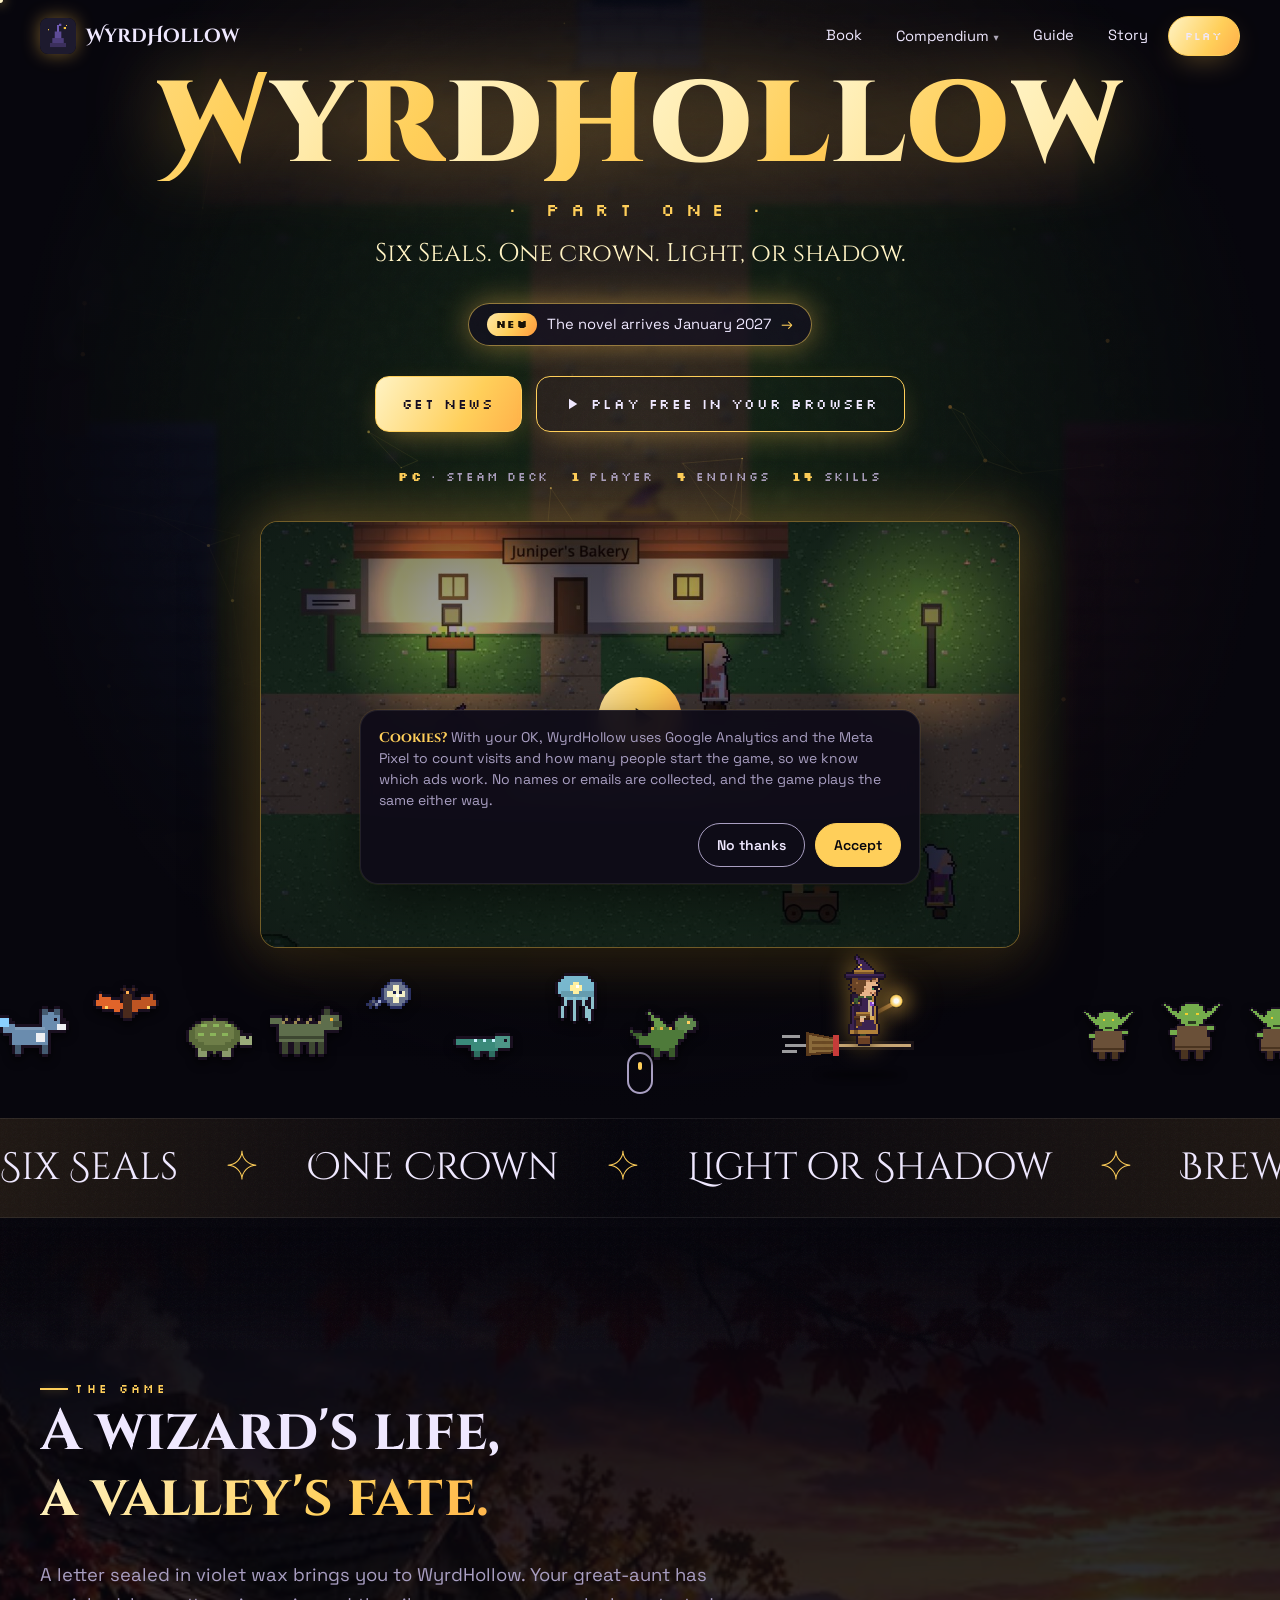
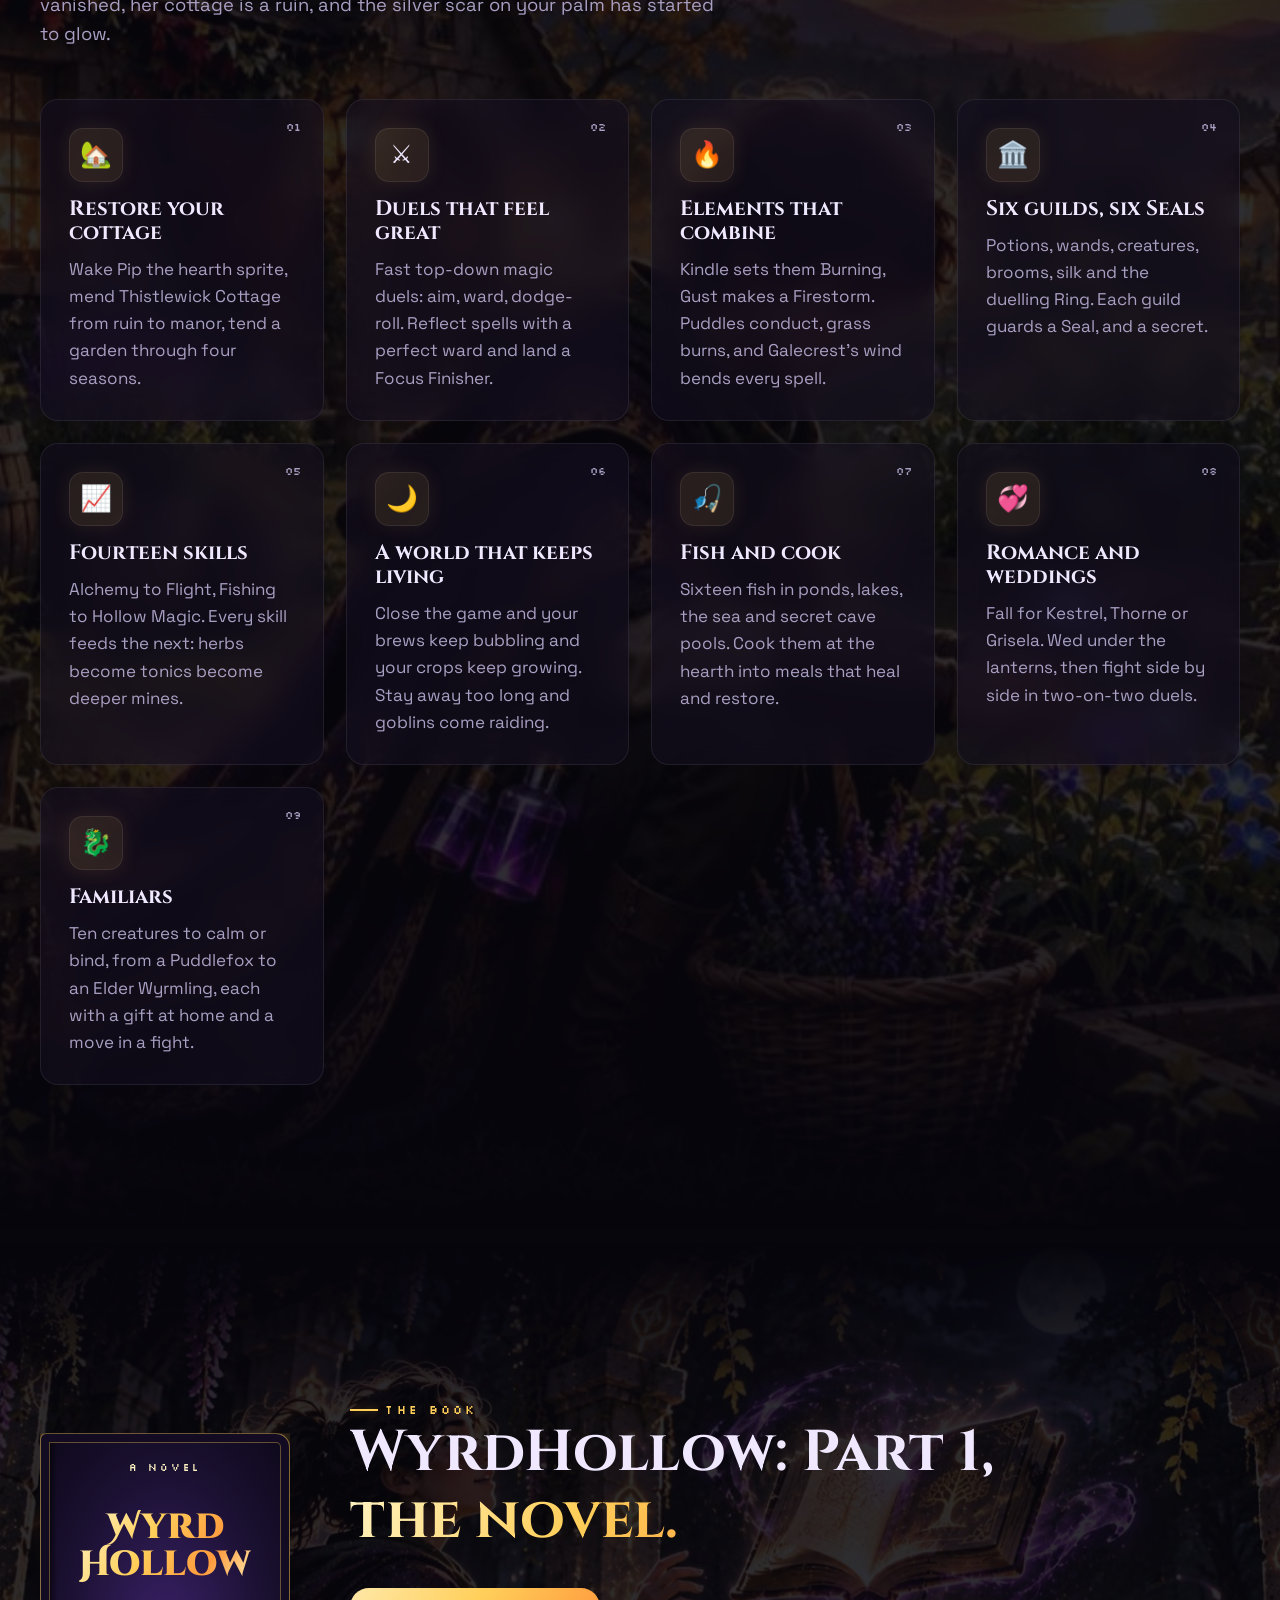
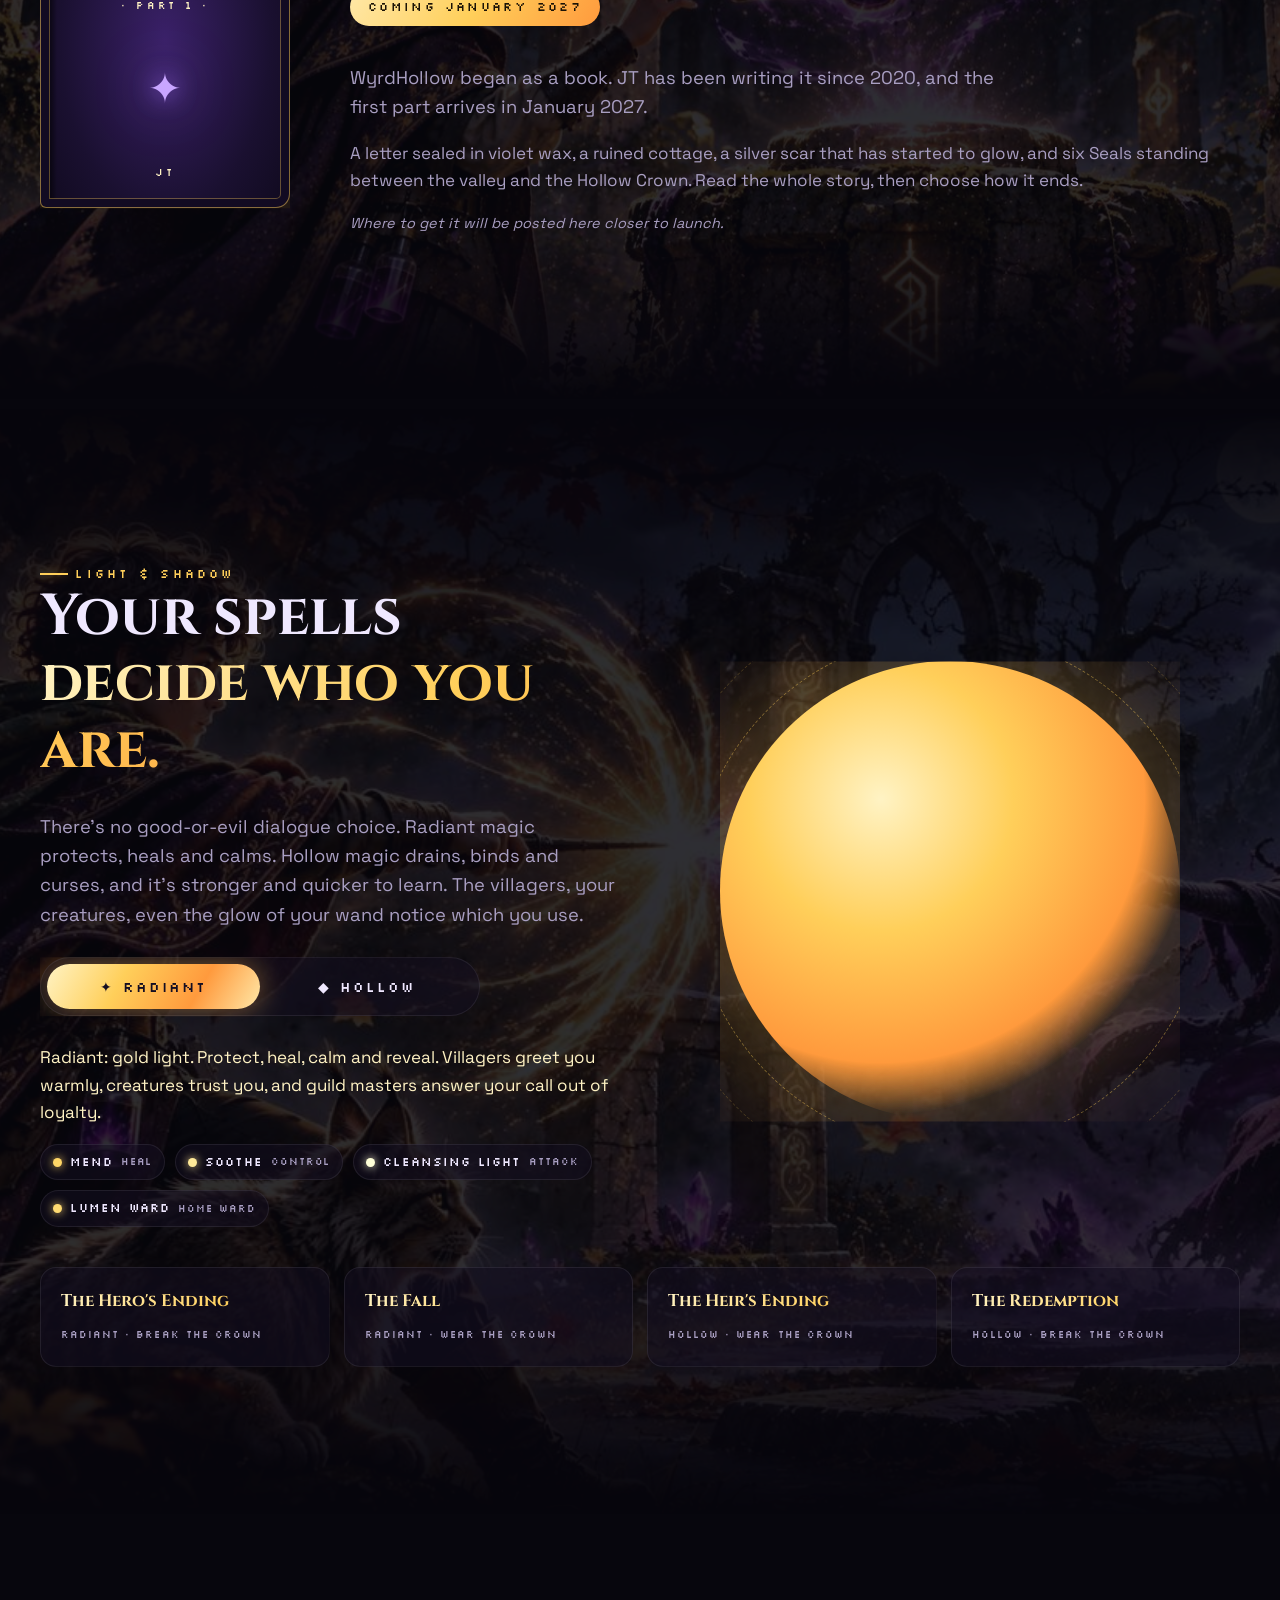
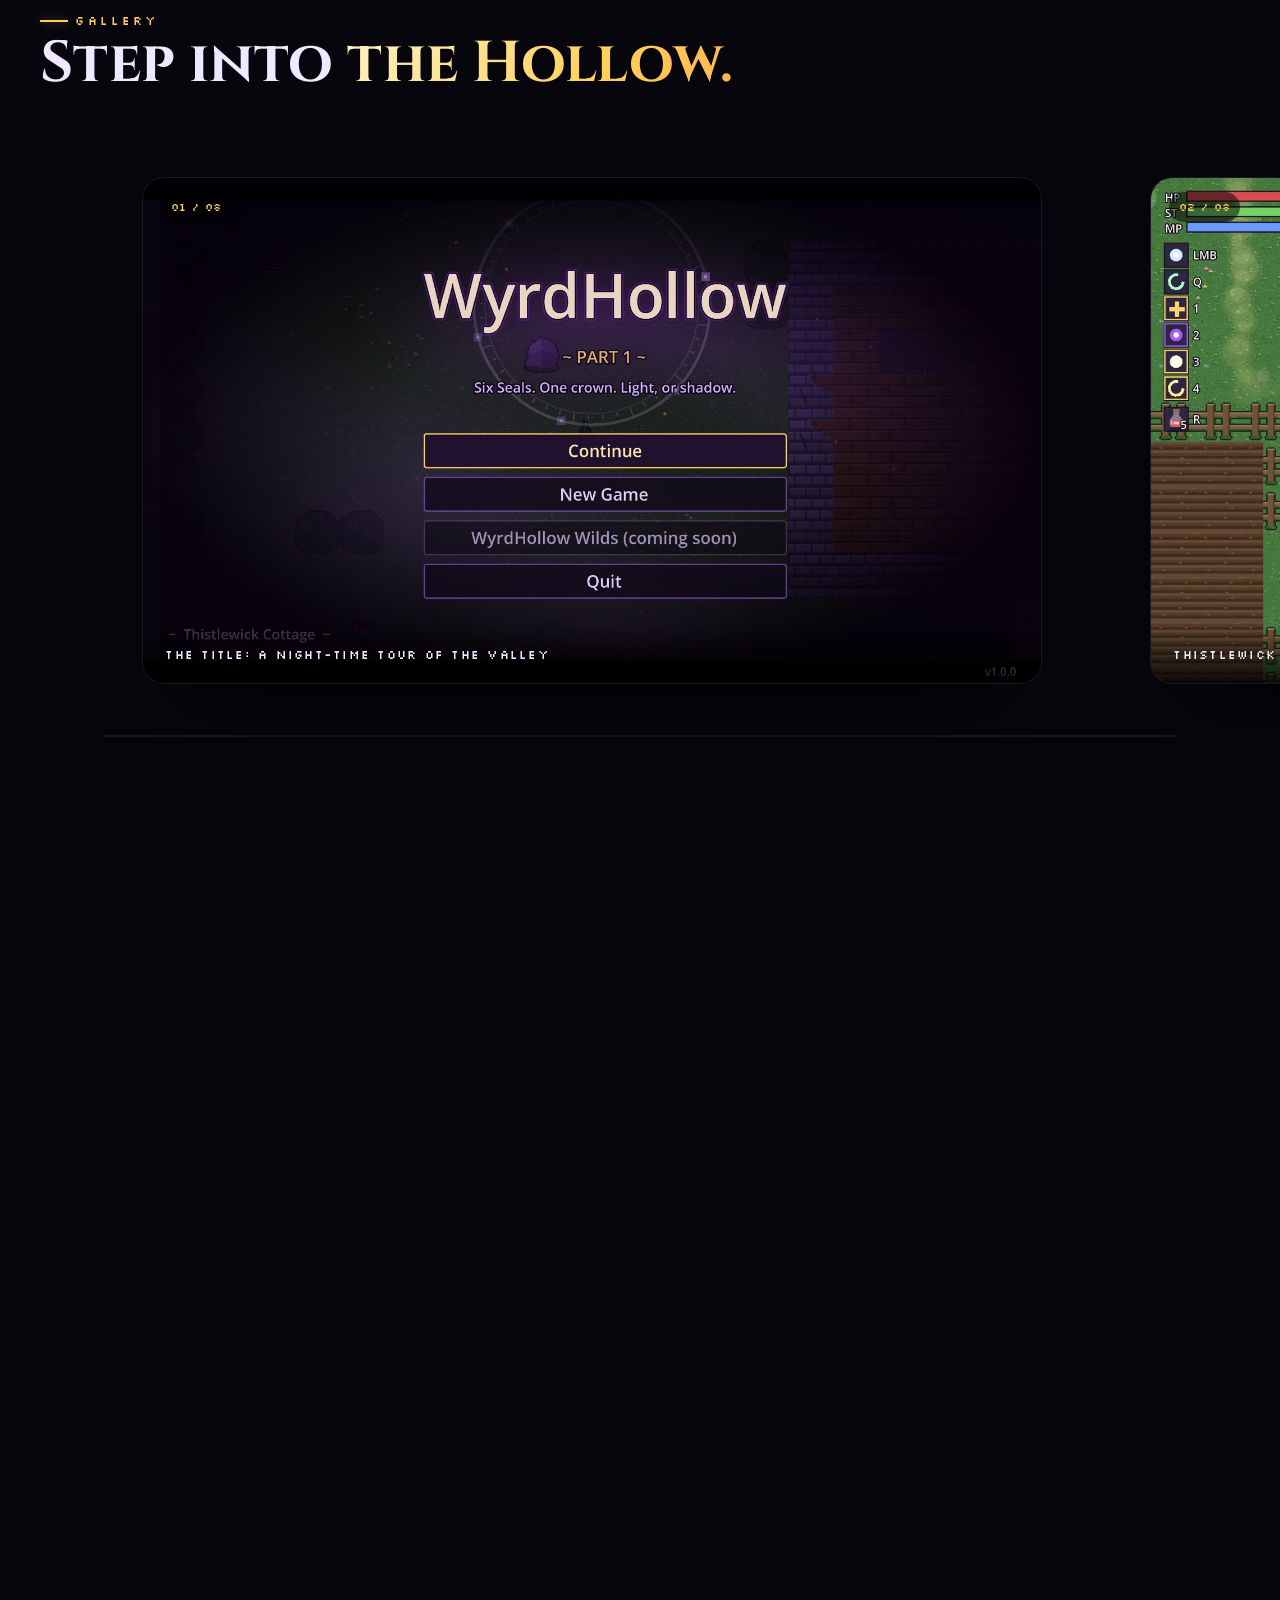
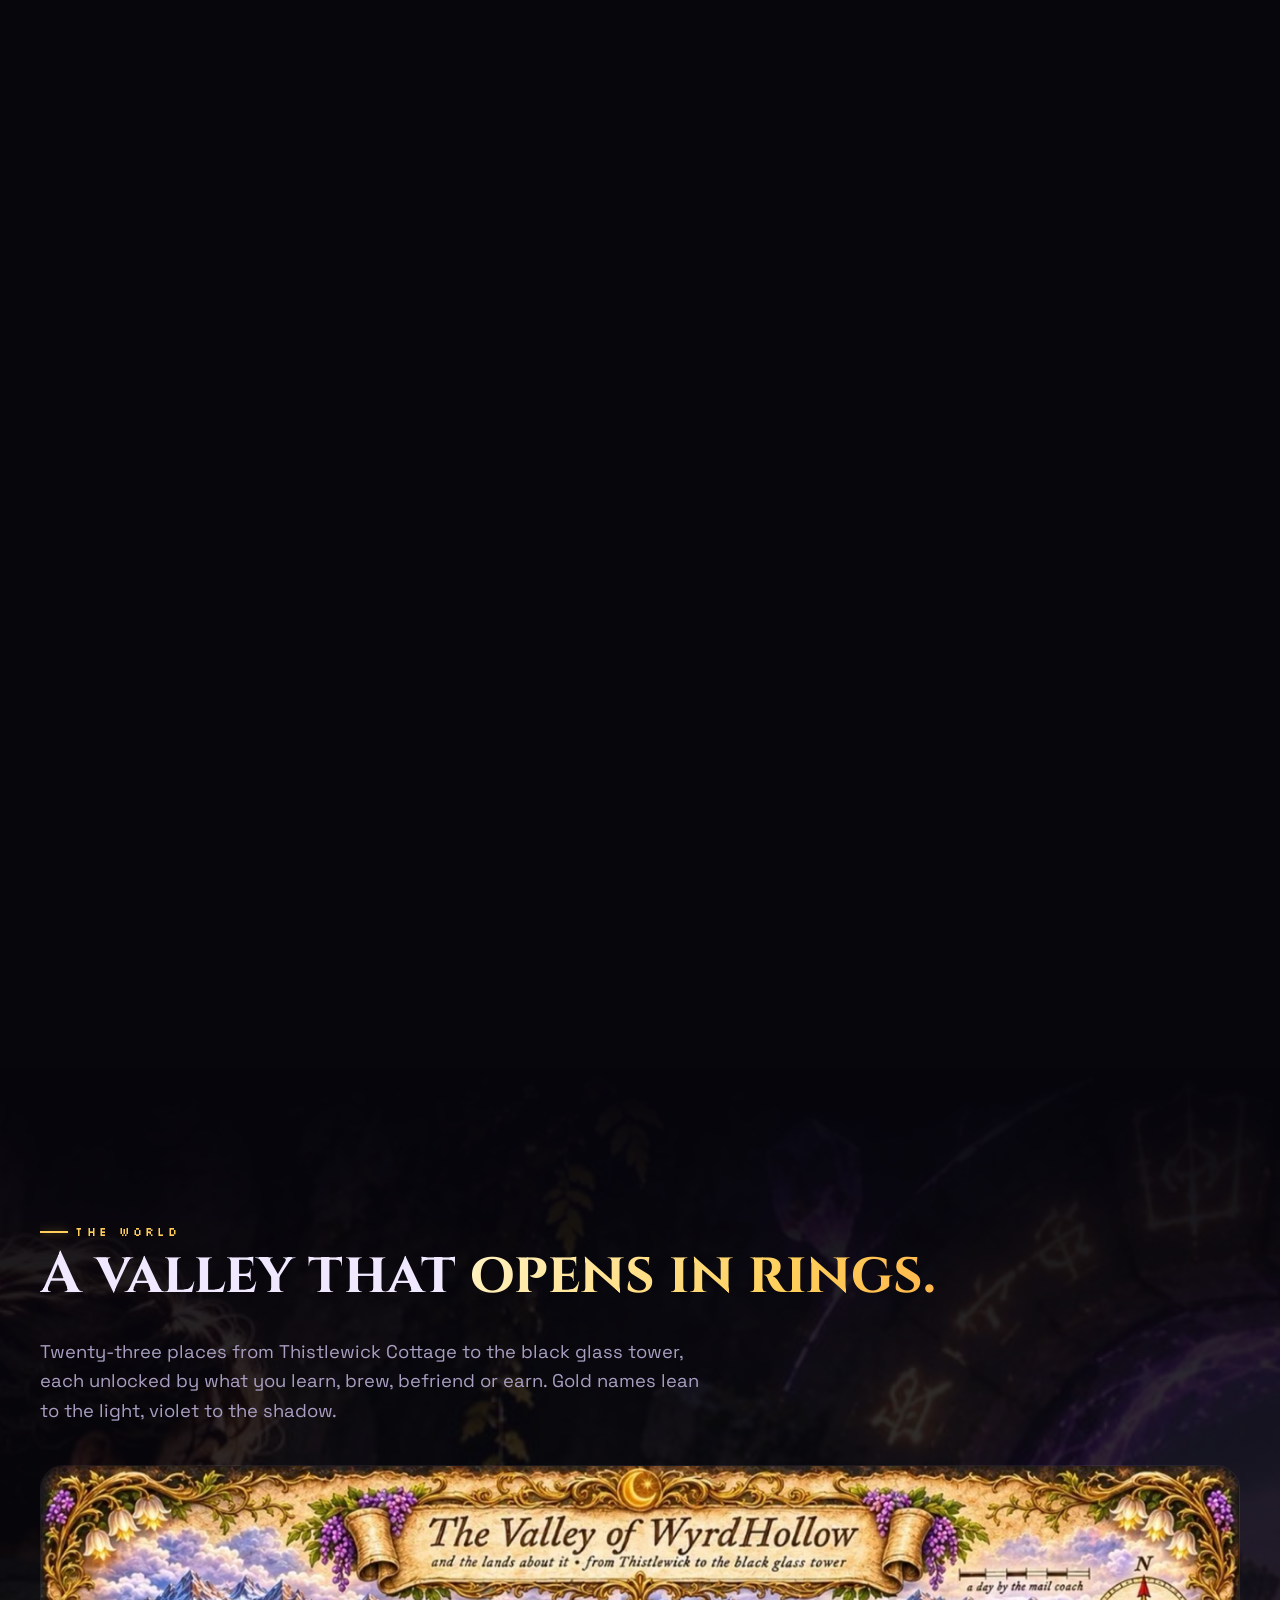
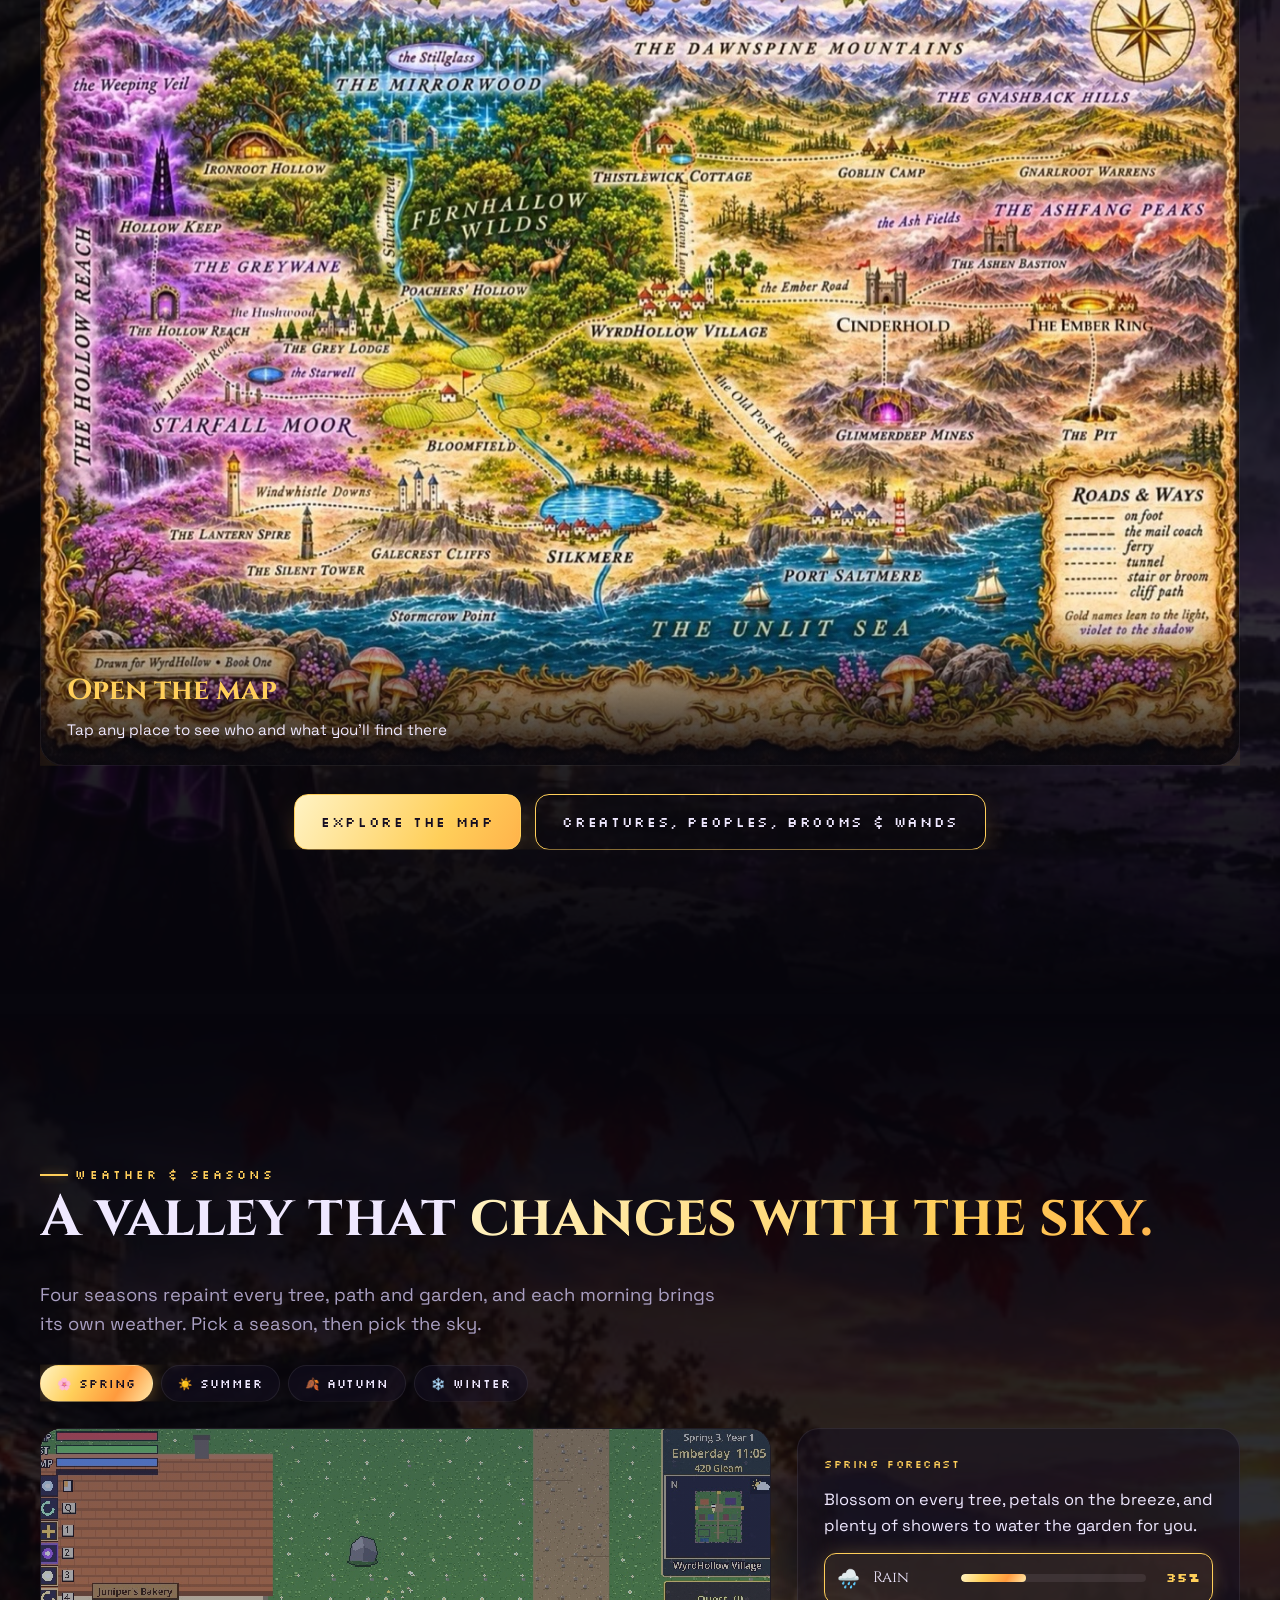
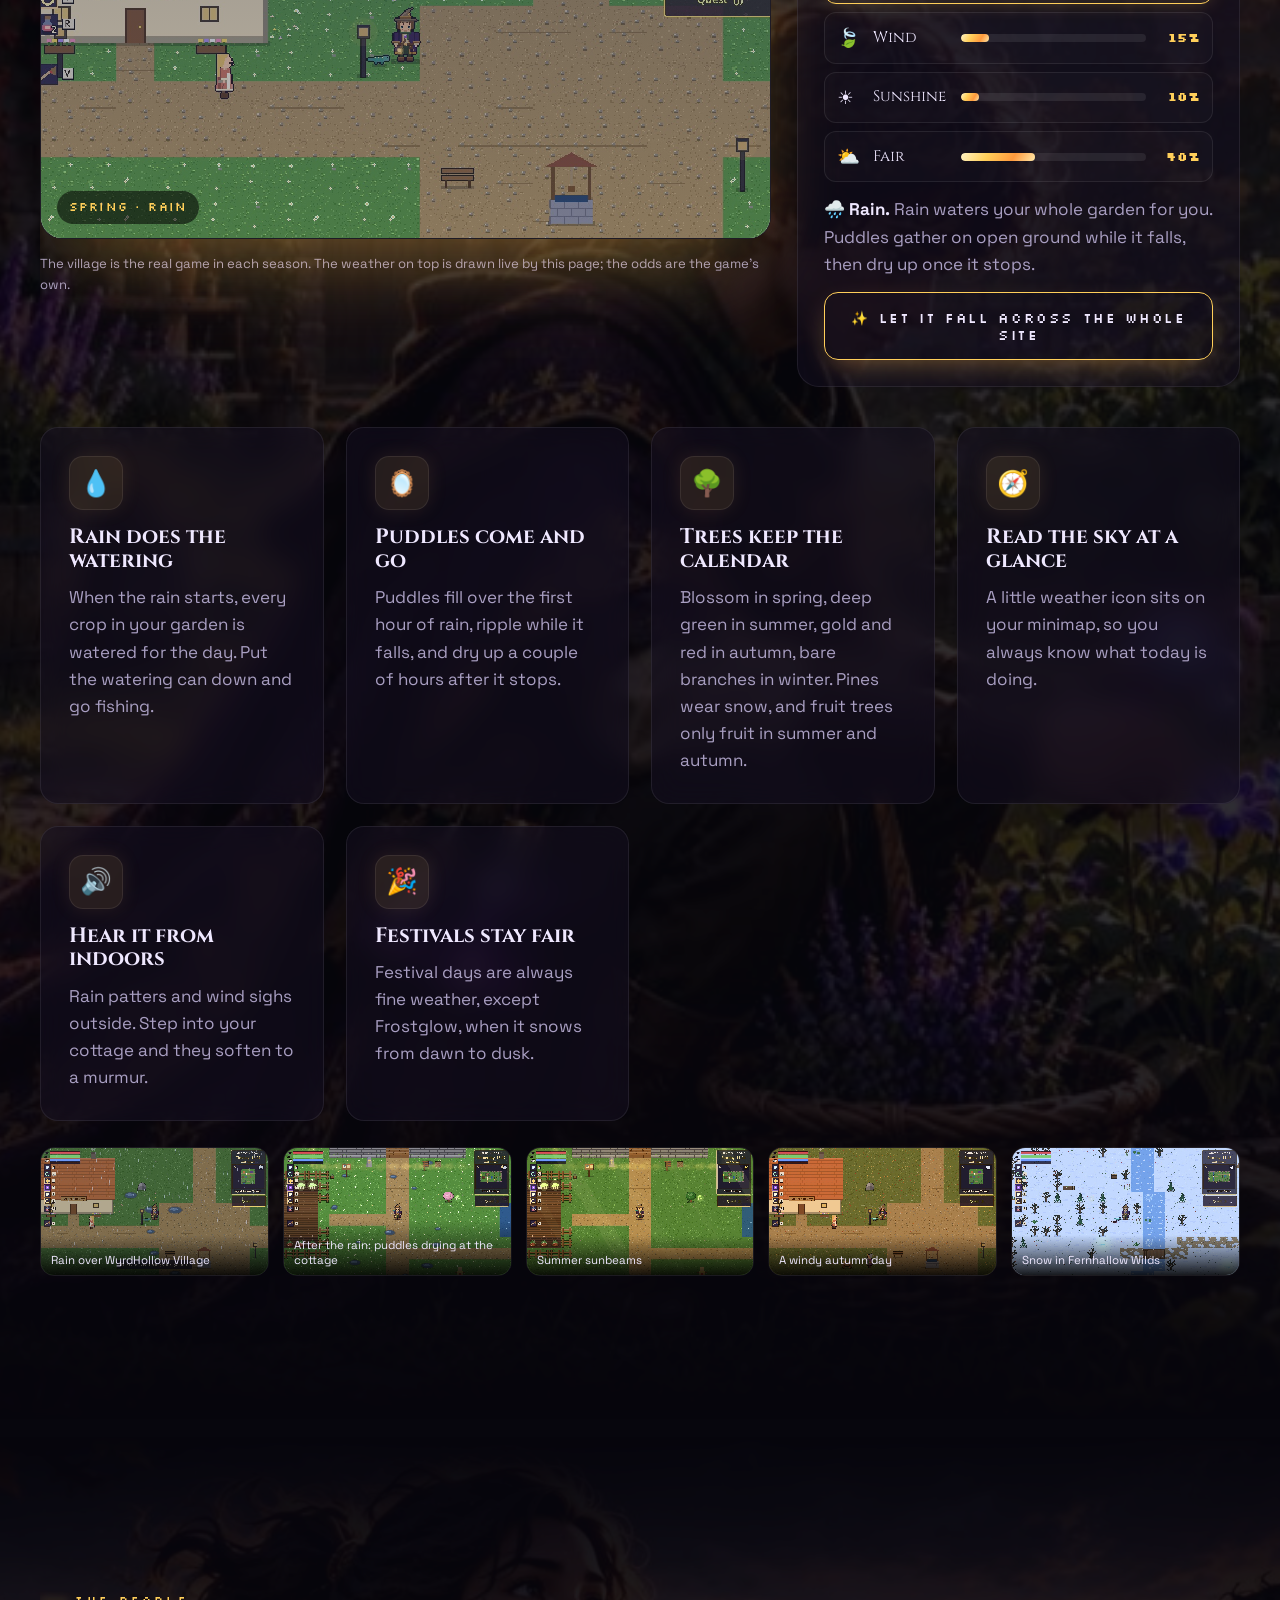
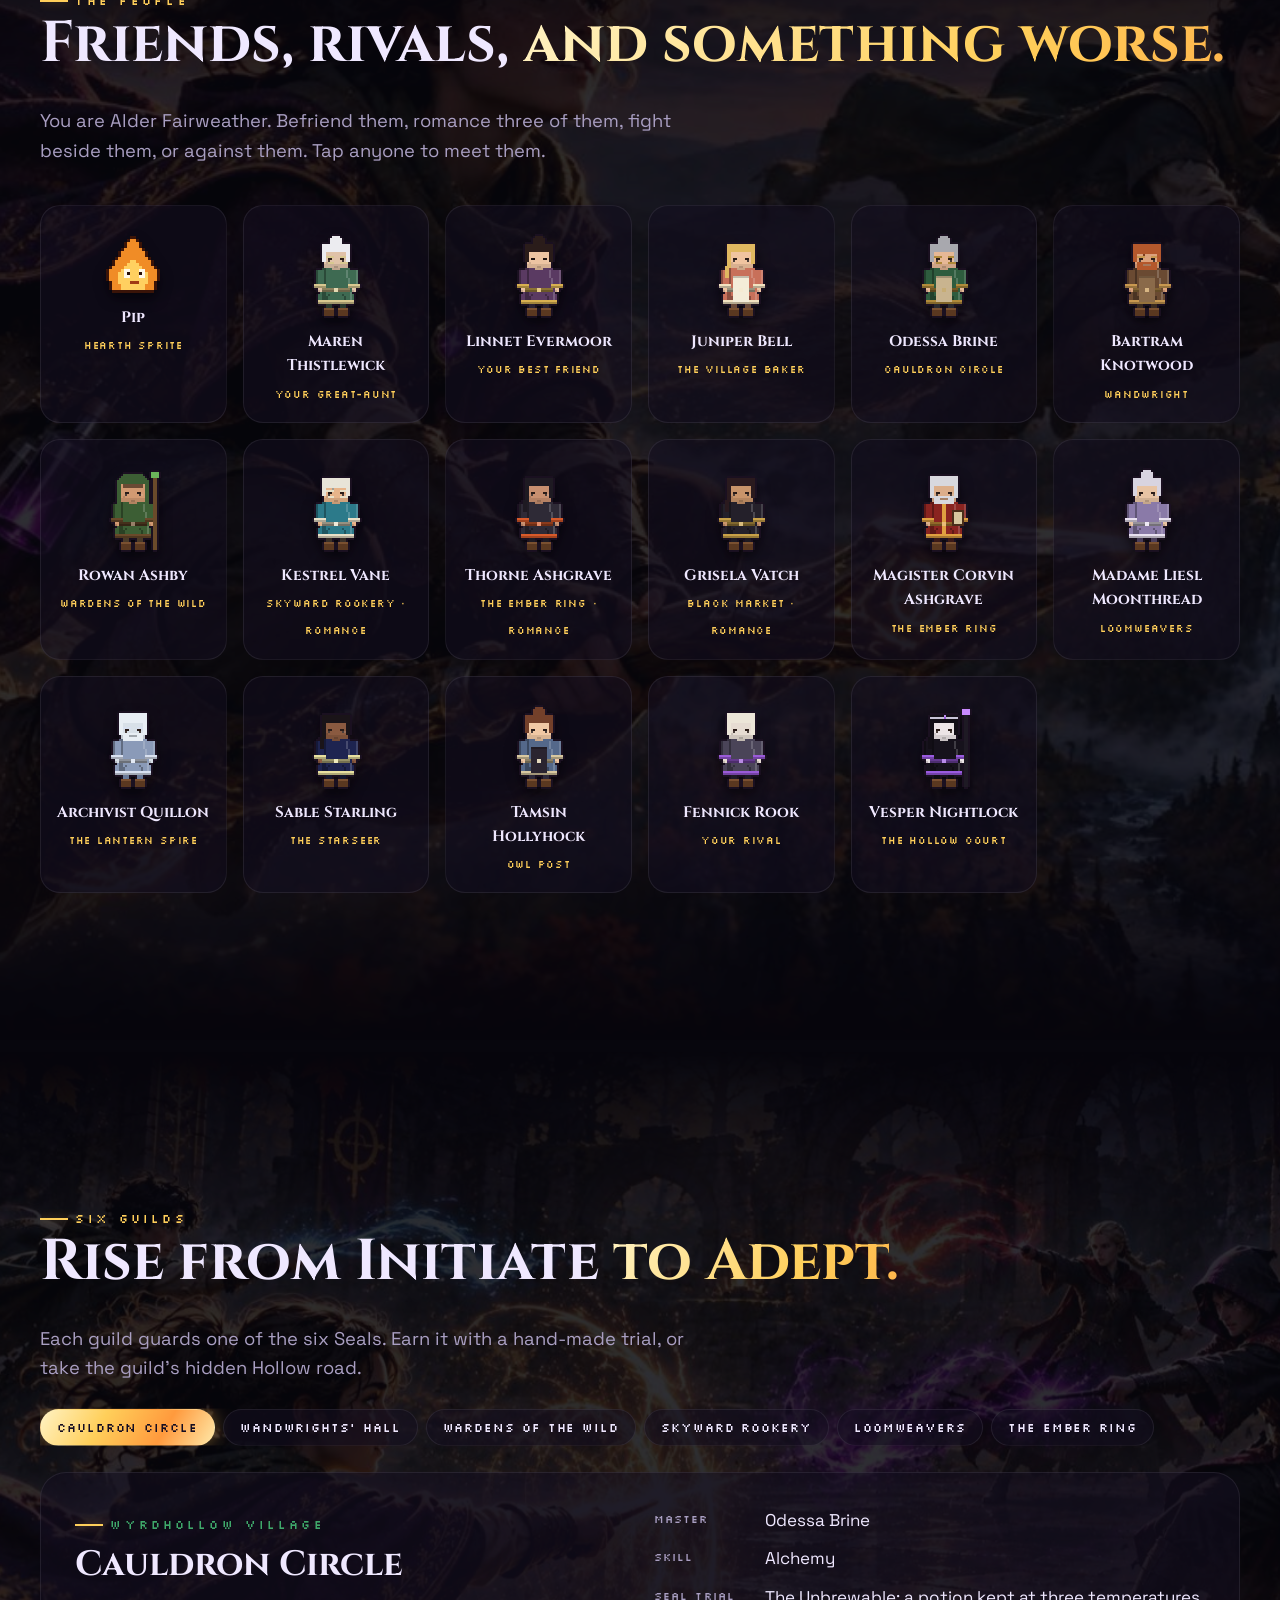
<file: index.html>
<!doctype html>
<html lang="en" data-path="radiant">
<head>
	<meta charset="utf-8">
	<meta name="viewport" content="width=device-width, initial-scale=1">
	<title>WyrdHollow: Part 1 · Free cozy wizard life sim, play in your browser</title>
	<meta name="description" content="Play WyrdHollow: Part 1 free in your browser, no download. A cosy pixel-art wizarding life sim: restore your cottage, grow herbs, brew potions, join six guilds, duel with real-time magic and choose Light or Shadow.">
	<meta property="og:title" content="WyrdHollow: Part 1">
	<meta property="og:description" content="Six Seals. One crown. Light, or shadow. A pixel-art wizarding life sim coming to Steam.">
	<meta property="og:image" content="https://www.wyrdhollow.com/assets/shots/01_title.jpg">
	<meta property="og:url" content="https://www.wyrdhollow.com/">
	<meta property="og:type" content="website">
	<meta name="twitter:card" content="summary_large_image">
	<link rel="canonical" href="https://www.wyrdhollow.com/">
	<script type="application/ld+json">{"@context":"https://schema.org","@type":"VideoGame","name":"WyrdHollow: Part 1","url":"https://www.wyrdhollow.com/","image":"https://www.wyrdhollow.com/assets/shots/01_title.jpg","description":"A cosy pixel-art wizarding life sim. Restore your cottage, grow herbs, brew potions, join six guilds, duel with real-time magic and choose Light or Shadow.","genre":["Life simulation","Role-playing"],"gamePlatform":["Web browser"],"applicationCategory":"Game","operatingSystem":"Any","playMode":"SinglePlayer","offers":{"@type":"Offer","price":"0","priceCurrency":"USD","url":"https://www.wyrdhollow.com/play/"}}</script>
	<meta name="theme-color" content="#07060d">
	<link rel="icon" href="assets/favicon.png">
	<link rel="preconnect" href="https://fonts.googleapis.com">
	<link rel="preconnect" href="https://fonts.gstatic.com" crossorigin>
	<link href="https://fonts.googleapis.com/css2?family=Cinzel+Decorative:wght@700;900&family=Cinzel:wght@500;700&family=Silkscreen&family=Space+Grotesk:wght@400;500;600&display=swap" rel="stylesheet">
	<link rel="stylesheet" href="css/style.css?v=22">
</head>
<body class="locked">
	<div id="loader"><div class="sig"><div class="ring"></div><div class="ring"></div><div class="ring"></div></div><p>WEAVING THE VALLEY…</p></div>
	<canvas id="weave"></canvas>
	<div class="grain"></div>
	<div class="vignette"></div>
	<div id="wipe"></div>
	<div id="portal"></div>
	<div id="cursor"></div><div id="cursor-dot"></div>
	<div id="scrollbar"></div>
	<canvas id="skyfall" aria-hidden="true"></canvas>

	<header class="top">
		<div class="wrap nav">
			<a class="brand" href="#/"><img src="assets/icon.png" alt="">WyrdHollow</a>
			<button class="menu-btn" aria-label="Menu">MENU</button>
			<nav class="links">
				<a href="#/#book" data-view="home">Book</a>
				<div class="drop">
					<a href="#/compendium" data-view="compendium" aria-haspopup="true">Compendium <span class="caret" aria-hidden="true">▾</span></a>
					<div class="drop-menu">
						<a href="#/compendium" data-view="compendium">Creatures &amp; lore</a>
						<a href="#/map" data-view="map">Maps</a>
						<a href="#/#weather" data-view="home">Seasons</a>
						<a href="#/#characters" data-view="home">Characters</a>
					</div>
				</div>
				<a href="#/guide" data-view="guide">Guide</a>
				<a href="#/story" data-view="story">Story</a>
				<a class="btn" href="#/play" data-view="play" style="padding:10px 16px;font-size:.7rem">Play</a>
			</nav>
		</div>
	</header>

	<main>
	<!-- ============================ HOME ============================ -->
	<div class="view" id="view-home">
		<section class="hero">
			<div class="hero-bg"><img src="assets/shots/03_village.jpg" alt="" data-parallax="0.25"></div>
			<div class="hero-inner wrap">
				<h1 class="logo" aria-label="WyrdHollow">WyrdHollow</h1>
				<div class="part">· PART ONE ·</div>
				<p class="tag">Six Seals. One crown. Light, or shadow.</p>
				<a class="hero-book" href="#/#book"><b>NEW</b> The novel arrives January 2027 <span>→</span></a>
				<div class="hero-ctas">
					<a class="btn magnet" data-owl href="#" hidden>Get news</a>
					<a class="btn ghost magnet" href="#/play"><svg viewBox="0 0 24 24" fill="currentColor"><path d="M8 5v14l11-7z"/></svg>Play free in your browser</a>
				</div>
				<div class="hero-meta"><span><b>PC</b> · STEAM DECK</span><span><b>1</b> PLAYER</span><span><b>4</b> ENDINGS</span><span><b>14</b> SKILLS</span></div>
				<!-- The trailer: wide cut on computers, tall cut on phones. Nothing downloads until Play is pressed. -->
				<div class="hero-trailer" id="trailer">
					<video id="trailer-video" playsinline preload="none" poster="assets/trailer/poster.jpg" aria-label="WyrdHollow trailer"></video>
					<button class="trailer-play" id="trailer-play" type="button" aria-label="Watch the trailer">
						<span class="ring"><svg viewBox="0 0 24 24" fill="currentColor"><path d="M8 5v14l11-7z"/></svg></span>
						<span class="label">WATCH THE TRAILER <i>0:40</i></span>
					</button>
				</div>
			</div>
			<div class="parade" id="parade" aria-hidden="true"></div>
			<div class="scroll-hint"></div>
		</section>

		<div class="marquee"><div class="track" id="marquee"></div></div>

		<section id="game" data-bg style="--bgimg:url(../assets/bg/game_garden.jpg)">
			<div class="wrap">
				<span class="kicker" data-reveal>The Game</span>
				<h2 data-reveal>A wizard's life,<br><span class="grad-text">a valley's fate.</span></h2>
				<p class="lead" data-reveal>A letter sealed in violet wax brings you to WyrdHollow. Your great-aunt has vanished, her cottage is a ruin, and the silver scar on your palm has started to glow.</p>
				<div class="grid g3" id="features" style="margin-top:50px"></div>
			</div>
		</section>

		<section id="book" data-bg style="--bgimg:url(../assets/bg/achievements_book.jpg)">
			<div class="wrap book">
				<div class="book-cover" data-reveal aria-hidden="true">
					<span class="bc-top">A NOVEL</span>
					<span class="bc-title">Wyrd<br>Hollow</span>
					<span class="bc-part">· PART 1 ·</span>
					<span class="bc-seal">✦</span>
					<span class="bc-by">JT</span>
				</div>
				<div>
					<span class="kicker" data-reveal>The Book</span>
					<h2 data-reveal>WyrdHollow: <span style="white-space:nowrap">Part 1,</span><br><span class="grad-text">the novel.</span></h2>
					<div class="book-date" data-reveal>COMING JANUARY 2027</div>
					<p class="lead" data-reveal>WyrdHollow began as a book. JT has been writing it since 2020, and the first part arrives in January 2027.</p>
					<p data-reveal style="color:var(--muted)">A letter sealed in violet wax, a ruined cottage, a silver scar that has started to glow, and six Seals standing between the valley and the Hollow Crown. Read the whole story, then choose how it ends.</p>
					<p class="book-note" data-reveal>Where to get it will be posted here closer to launch.</p>
				</div>
			</div>
		</section>

		<section id="path" data-bg style="--bgimg:url(../assets/bg/path_duel.jpg)">
			<div class="wrap path">
				<div>
					<span class="kicker" data-reveal>Light &amp; Shadow</span>
					<h2 data-reveal>Your spells<br><span class="grad-text">decide who you are.</span></h2>
					<p class="lead" data-reveal>There's no good-or-evil dialogue choice. Radiant magic protects, heals and calms. Hollow magic drains, binds and curses, and it's stronger and quicker to learn. The villagers, your creatures, even the glow of your wand notice which you use.</p>
					<div class="switch" data-reveal><span class="knob"></span><button data-p="radiant">✦ RADIANT</button><button data-p="hollow">◆ HOLLOW</button></div>
					<p id="path-blurb" class="swap" style="color:var(--accent3)"></p>
					<div class="spell-chips" id="path-spells"></div>
				</div>
				<div class="orb" data-reveal></div>
			</div>
			<div class="wrap"><div class="endings" id="endings"></div></div>
		</section>

		<section class="hscroll" id="gallery">
			<div class="sticky">
				<div class="wrap" style="margin-bottom:34px"><span class="kicker">Gallery</span><h2>Step into <span class="grad-text">the Hollow.</span></h2></div>
				<div class="rail" id="rail"></div>
				<div class="progress-bar"><i id="rail-bar"></i></div>
				<p class="swipe-hint" id="swipe-hint">Swipe to see all the screenshots →</p>
			</div>
		</section>

		<section id="world" data-bg style="--bgimg:url(../assets/bg/world_portal.jpg)">
			<div class="wrap">
				<span class="kicker" data-reveal>The World</span>
				<h2 data-reveal>A valley that <span class="grad-text">opens in rings.</span></h2>
				<p class="lead" data-reveal>Twenty-three places from Thistlewick Cottage to the black glass tower, each unlocked by what you learn, brew, befriend or earn. Gold names lean to the light, violet to the shadow.</p>
				<a class="map-teaser" href="#/map" data-reveal>
					<img src="assets/atlas/map_small.jpg" alt="The painted map of the Valley of WyrdHollow" loading="lazy" width="1300" height="975">
					<span class="map-teaser-cta"><b>Open the map</b><small>Tap any place to see who and what you'll find there</small></span>
				</a>
				<div class="hero-ctas" style="margin-top:28px" data-reveal><a class="btn magnet" href="#/map">Explore the map</a><a class="btn ghost magnet" href="#/compendium">Creatures, peoples, brooms &amp; wands</a></div>
			</div>
		</section>

		<section id="weather" data-bg style="--bgimg:url(../assets/bg/game_garden.jpg)">
			<div class="wrap">
				<span class="kicker" data-reveal>Weather &amp; Seasons</span>
				<h2 data-reveal>A valley that <span class="grad-text">changes with the sky.</span></h2>
				<p class="lead" data-reveal>Four seasons repaint every tree, path and garden, and each morning brings its own weather. Pick a season, then pick the sky.</p>
				<div class="tabs" id="season-tabs" data-reveal></div>
				<div class="sky" data-reveal>
					<div class="sky-left">
					<div class="sky-stage" id="sky-stage" data-kind="rain">
						<div class="sky-imgs" id="sky-imgs"></div>
						<div class="sky-tint"></div>
						<canvas id="sky-canvas"></canvas>
						<div class="sky-flash" id="sky-flash"></div>
						<span class="sky-label" id="sky-label"></span>
					</div>
					<p class="sky-note">The village is the real game in each season. The weather on top is drawn live by this page; the odds are the game's own.</p>
					</div>
					<div class="sky-panel">
						<span class="sky-kicker" id="sky-season"></span>
						<p class="sky-blurb swap" id="sky-blurb"></p>
						<div class="forecast" id="forecast"></div>
						<p class="sky-kind swap" id="sky-kind"></p>
						<button class="btn ghost" id="sky-everywhere" type="button" aria-pressed="false">✨ Let it fall across the whole site</button>
					</div>
				</div>
				<div class="grid g3" id="sky-facts" style="margin-top:40px"></div>
				<div class="sky-shots" id="sky-shots"></div>
			</div>
		</section>

		<section id="characters" data-bg style="--bgimg:url(../assets/bg/characters_broom.jpg)">
			<div class="wrap">
				<span class="kicker" data-reveal>The People</span>
				<h2 data-reveal>Friends, rivals, <span class="grad-text">and something worse.</span></h2>
				<p class="lead" data-reveal>You are Alder Fairweather. Befriend them, romance three of them, fight beside them, or against them. Tap anyone to meet them.</p>
				<div class="cast" id="cast" style="margin-top:40px"></div>
			</div>
		</section>

		<section id="guilds" data-bg style="--bgimg:url(../assets/bg/guilds_duel.jpg)">
			<div class="wrap">
				<span class="kicker" data-reveal>Six Guilds</span>
				<h2 data-reveal>Rise from Initiate <span class="grad-text">to Adept.</span></h2>
				<p class="lead" data-reveal>Each guild guards one of the six Seals. Earn it with a hand-made trial, or take the guild's hidden Hollow road.</p>
				<div class="tabs" id="guild-tabs" data-reveal></div>
				<div class="guild-panel swap" id="guild-panel" data-reveal></div>
			</div>
		</section>

		<section id="familiars" data-bg style="--bgimg:url(../assets/bg/familiars_fox.jpg)">
			<div class="wrap">
				<span class="kicker" data-reveal>Familiars</span>
				<h2 data-reveal>Calm them, <span class="grad-text">or bind them.</span></h2>
				<p class="lead" data-reveal>Kneel and keep still to calm a creature with Radiant patience, or bind it instantly with Hollow magic. Either way it joins you, helps at home and fights at your side.</p>
				<div class="critters" id="critters" style="margin-top:40px"></div>
			</div>
		</section>

		<section id="achievements" data-bg style="--bgimg:url(../assets/bg/achievements_book.jpg)">
			<div class="wrap">
				<span class="kicker" data-reveal>Achievements</span>
				<h2 data-reveal><span id="ach-count">33</span> to earn on <span class="grad-text">Steam.</span></h2>
				<p class="lead" data-reveal>Hover or tap a badge to see what it asks of you.</p>
				<div class="ach" id="ach" style="margin-top:40px"></div>
			</div>
		</section>

		<section id="news" data-bg style="--bgimg:url(../assets/bg/world_portal.jpg)">
			<div class="wrap">
				<span class="kicker" data-reveal>Fresh from the workshop</span>
				<h2 data-reveal>What's new <span class="grad-text">in the valley.</span></h2>
				<div class="news" id="news-list" style="margin-top:40px"></div>
			</div>
		</section>


		<!-- Email sign-up. Stays hidden until SITE.signup.url is set in js/content.js. -->
		<section class="signup" id="updates" hidden>
			<div class="wrap">
				<div class="signup-card" data-reveal>
					<span class="kicker">Owl post</span>
					<h2>News from the valley, <span class="grad-text">by owl.</span></h2>
					<p class="lead">Leave your email and JT will write when there's something worth an owl: game updates, new quests and places on the map, when Part 2 is coming, and the book's release.</p>
					<form id="signup-form" novalidate>
						<div class="signup-row">
							<input type="email" id="signup-email" name="email" autocomplete="email" inputmode="email" placeholder="you@example.com" aria-label="Your email address" required>
							<button class="btn" type="submit">Send me news</button>
						</div>
						<input type="text" name="website" tabindex="-1" autocomplete="off" class="signup-trap" aria-hidden="true">
						<div class="signup-picks" role="group" aria-label="What would you like to hear about?">
							<label><input type="checkbox" name="interest" value="Game updates" checked><span>🎮 Game updates</span></label>
							<label><input type="checkbox" name="interest" value="New quests and map" checked><span>🗺️ New quests and map</span></label>
							<label><input type="checkbox" name="interest" value="Part 2" checked><span>✨ Part 2</span></label>
							<label><input type="checkbox" name="interest" value="The book" checked><span>📚 The book</span></label>
						</div>
						<p class="signup-msg" id="signup-msg" role="status" aria-live="polite"></p>
						<p class="signup-small">Only WyrdHollow news, never passed on to anyone else, and you can unsubscribe at any time. <a href="privacy.html">Privacy</a></p>
					</form>
				</div>
			</div>
		</section>

		<section class="everywhere" id="everywhere">
			<div class="wrap">
				<span class="kicker" data-reveal>Play and follow</span>
				<h2 data-reveal>Find WyrdHollow <span class="grad-text">everywhere.</span></h2>
				<div class="ev-grid" data-reveal>
					<a class="ev-card" href="#/play"><span class="ev-ico"><svg viewBox="0 0 24 24" fill="currentColor" aria-hidden="true"><path d="M8 5v14l11-7z"/></svg></span><span><b>Play in your browser</b><small>Free, right here</small></span><i class="ev-tag live">Live</i></a>
					<a class="ev-card" href="https://jtgill00.itch.io/wyrdhollow" target="_blank" rel="noopener"><span class="ev-ico"><svg viewBox="0 0 24 24" fill="currentColor" aria-hidden="true"><path d="M4 4h16l2 4v2a2.5 2.5 0 0 1-4.3 1.7A2.5 2.5 0 0 1 14 11.7a2.5 2.5 0 0 1-4 0A2.5 2.5 0 0 1 6.3 11.7 2.5 2.5 0 0 1 2 10V8zm0 9.5c.6.3 1.3.5 2 .5V19h12v-5c.7 0 1.4-.2 2-.5V21H4z"/></svg></span><span><b>itch.io</b><small>Play free on itch.io</small></span><i class="ev-tag live">Live</i></a>
					<div class="ev-card soon"><img class="ev-app" src="assets/app-icon.png" alt="WyrdHollow app icon" width="56" height="56"><span><b>App Store</b><small>iPhone and iPad</small></span><i class="ev-tag">Coming soon</i></div>
					<a class="ev-card" data-steam href="#"><span class="ev-ico"><svg viewBox="0 0 24 24" fill="currentColor" aria-hidden="true"><circle cx="12" cy="12" r="10" opacity=".25"/><circle cx="15.5" cy="9.5" r="3.2"/><circle cx="8.5" cy="15.5" r="2.4"/></svg></span><span><b>Steam</b><small>On its way</small></span><i class="ev-tag">Coming soon</i></a>
				</div>
				<div class="ev-social" data-reveal>
					<a href="https://www.tiktok.com/@wyrdhollow" target="_blank" rel="noopener" aria-label="WyrdHollow on TikTok"><svg viewBox="0 0 24 24" fill="currentColor" aria-hidden="true"><path d="M15.5 3h-3v12.2a2.6 2.6 0 1 1-2.6-2.6c.3 0 .5 0 .8.1V9.6a5.7 5.7 0 1 0 4.800 5.6V9.3a7 7 0 0 0 4 1.3v-3a4 4 0 0 1-4-4.6z"/></svg><span>TikTok</span></a>
					<a href="https://www.instagram.com/wyrdhollowmagic/" target="_blank" rel="noopener" aria-label="WyrdHollow on Instagram"><svg viewBox="0 0 24 24" fill="none" stroke="currentColor" stroke-width="2" aria-hidden="true"><rect x="3" y="3" width="18" height="18" rx="5"/><circle cx="12" cy="12" r="4.2"/><circle cx="17.3" cy="6.7" r="1.1" fill="currentColor" stroke="none"/></svg><span>Instagram</span></a>
					<a href="https://www.facebook.com/wyrdhollow/" target="_blank" rel="noopener" aria-label="WyrdHollow on Facebook"><svg viewBox="0 0 24 24" fill="currentColor" aria-hidden="true"><path d="M13.5 22v-8h2.7l.4-3.2h-3.1V8.7c0-.9.3-1.6 1.6-1.6h1.7V4.2c-.3 0-1.3-.1-2.5-.1-2.5 0-4.1 1.5-4.1 4.3v2.4H7.5V14h2.7v8z"/></svg><span>Facebook</span></a>
				</div>
			</div>
		</section>

		<section class="cta-band" data-bg style="--bgimg:url(../assets/bg/cta_cottage.jpg)">
			<div class="wrap" style="position:relative">
				<span class="kicker" data-reveal>Coming to Steam</span>
				<h2 class="grad-text" data-reveal>The valley is waiting.</h2>
				<p class="lead" style="margin:0 auto 34px" data-reveal>Get news by owl to hear the moment WyrdHollow: Part 1 opens its gates.</p>
				<div class="hero-ctas" data-reveal><a class="btn magnet" data-owl href="#" hidden>Get news</a><a class="btn ghost magnet" href="#/play">Play it now</a><a class="btn ghost magnet" href="#/guide">Read the guide</a></div>
			</div>
		</section>
	</div>

	<!-- ============================ MAP ============================ -->
	<div class="view bg-top" id="view-map" data-bg style="--bgimg:url(../assets/bg/world_portal.jpg)">
		<div class="page-hero wrap">
			<span class="kicker">The Map</span>
			<h1 class="grad-text">The Valley of WyrdHollow</h1>
			<p class="lead" style="margin:0 auto">From Thistlewick to the black glass tower. Tap a light on the map, or pick a name from the list, to see what a place is, how to reach it, and who and what you may meet there.</p>
		</div>
		<div class="wrap wide">
			<div class="atlas-bar">
				<div class="tabs" id="atlas-filter" style="margin:0"></div>
				<div class="atlas-zoom"><button type="button" id="atlas-out" aria-label="Zoom out">−</button><button type="button" id="atlas-in" aria-label="Zoom in">+</button><button type="button" id="atlas-full">VIEW WHOLE MAP</button></div>
			</div>
			<div class="atlas">
				<div class="atlas-frame" id="atlas-frame">
					<div class="atlas-map" id="atlas-map"><img src="assets/atlas/map.jpg" alt="A painted map of the Valley of WyrdHollow and the lands about it" width="2600" height="1950"></div>
				</div>
				<aside class="atlas-card" id="atlas-card" aria-live="polite"></aside>
			</div>
			<p class="atlas-hint">On a phone, drag the map sideways. Gold lights lean to the light, violet to the shadow, silver to neither.</p>
			<div class="atlas-index" id="atlas-index"></div>
		</div>
	</div>

	<!-- ============================ COMPENDIUM ============================ -->
	<div class="view bg-top" id="view-compendium" data-bg style="--bgimg:url(../assets/bg/familiars_fox.jpg)">
		<div class="page-hero wrap">
			<span class="kicker">A Field Compendium</span>
			<h1 class="grad-text">What things are.</h1>
			<p class="lead" style="margin:0 auto">The creatures, the peoples and their schools, brooms, wands, the six Seals and the black glass tower. Painted plates by JT; tap any picture to see the whole page, and its pencil sketch.</p>
		</div>
		<div class="wrap">
			<div class="tabs comp-tabs" id="comp-tabs"></div>
			<div id="comp-body"></div>
		</div>
	</div>

	<!-- ============================ GUIDE ============================ -->
	<div class="view bg-top" id="view-guide" data-bg style="--bgimg:url(../assets/bg/guide_runes.jpg)">
		<div class="page-hero wrap">
			<span class="kicker">The Field Guide</span>
			<h1 class="grad-text">Stuck? Start here.</h1>
			<p class="lead" style="margin:0 auto">Everything in WyrdHollow, from your first Glowcap to the crown chamber. Search for anything: a fish, a place, a person, a quest step.</p>
		</div>
		<div class="wrap guide">
			<aside class="toc" id="toc"></aside>
			<div>
				<div class="search"><svg viewBox="0 0 24 24" fill="none" stroke="currentColor" stroke-width="2"><circle cx="11" cy="11" r="7"/><path d="m20 20-3.5-3.5"/></svg><input id="q" type="search" placeholder="Try “ferry”, “Glowgill”, “Mirrorwood”, “finisher”…" autocomplete="off"></div>
				<div class="results" id="results"></div>
				<div id="guide-body"></div>
			</div>
		</div>
	</div>

	<!-- ============================ STORY ============================ -->
	<div class="view bg-top" id="view-story" data-bg style="--bgimg:url(../assets/bg/story_shadow.jpg)">
		<div class="page-hero wrap">
			<span class="kicker">The Story</span>
			<h1 class="grad-text">Past &amp; Present</h1>
			<p class="lead" style="margin:0 auto">Twenty-five years ago the Weave shattered. This is everything that led to it, and everything that follows. Spoilers are hidden until you tap them.</p>
		</div>
		<div class="wrap">
			<div class="spoiler-bar"><div class="switch" id="spoil-switch"><span class="knob"></span><button data-s="off">HIDE SPOILERS</button><button data-s="on">SHOW EVERYTHING</button></div></div>
			<div class="timeline" id="timeline"><div class="fill" id="tfill"></div></div>
		</div>
	</div>

	<!-- ============================ PLAY ============================ -->
	<div class="view bg-top" id="view-play" data-bg style="--bgimg:url(../assets/bg/cta_cottage.jpg)">
		<div class="page-hero wrap">
			<span class="kicker">Play in your browser</span>
			<h1 class="grad-text">The valley is open.</h1>
			<p class="lead" style="margin:0 auto">The whole of WyrdHollow: Part 1, free to play right here while it makes its way to Steam.</p>
		</div>
		<div class="wrap">
			<div class="player" id="player">
				<button class="player-start" id="player-start" type="button">
					<span class="player-shot" style="background-image:url(assets/shots/02_cottage.jpg)"></span>
					<span class="player-play"><svg viewBox="0 0 24 24" fill="currentColor"><path d="M8 5v14l11-7z"/></svg></span>
					<b>Start the game</b>
					<small>About a 45 MB download the first time · works on phones too</small>
				</button>
			</div>
			<div class="player-bar">
				<button class="btn ghost" id="player-full" type="button" disabled><svg viewBox="0 0 24 24" fill="none" stroke="currentColor" stroke-width="2"><path d="M4 9V4h5M20 9V4h-5M4 15v5h5M20 15v5h-5"/></svg>Fullscreen</button>
				<a class="btn ghost" href="#/guide" data-to="g-controls">Controls</a>
			</div>
			<div class="grid g3 player-notes">
				<div class="card"><div class="ico">💾</div><h3>Your saves</h3><p>Your game saves in this browser as you play, in any of three slots. Clearing your browsing data or switching browsers starts you fresh.</p></div>
				<div class="card"><div class="ico">🎮</div><h3>Controls</h3><p><b>Computer:</b> WASD to move, mouse to aim, E to talk and use, Esc to pause. Controllers work too.<br><b>Phone or tablet:</b> turn it sideways. Left thumb walks; tap anywhere on the open screen to cast at that spot, and hold to keep casting. Tap to read on.</p></div>
				<div class="card"><div class="ico">⏸️</div><h3>Taking a break</h3><p>Press Esc to pause before you wander off to another page. Closing the tab is fine: your progress is saved.</p></div>
			</div>
		</div>
	</div>
	</main>

	<footer>
		<div class="wrap">
			<div class="cols">
				<div><a class="brand" href="#/"><img src="assets/icon.png" alt="">WyrdHollow: Part 1</a><p style="max-width:360px">A pixel-art wizarding life sim. Created by JT.</p></div>
				<div><b style="color:var(--ink)">Explore</b><br><a href="#/#game">The Game</a><br><a href="#/map">The Map</a><br><a href="#/compendium">Compendium</a><br><a href="#/#weather">Seasons</a><br><a href="#/guide">Guide</a><br><a href="#/story">Story</a><br><a href="#/#achievements">Achievements</a></div>
				<div><b style="color:var(--ink)">Play</b><br><a href="#/play">In your browser</a><br><a href="https://jtgill00.itch.io/wyrdhollow" target="_blank" rel="noopener">itch.io</a><br><span>App Store (coming soon)</span><br><a data-steam href="#">Steam</a></div>
				<div><b style="color:var(--ink)">Follow</b><br><a href="https://www.tiktok.com/@wyrdhollow" target="_blank" rel="noopener">TikTok</a><br><a href="https://www.instagram.com/wyrdhollowmagic/" target="_blank" rel="noopener">Instagram</a><br><a href="https://www.facebook.com/wyrdhollow/" target="_blank" rel="noopener">Facebook</a><br><a href="privacy.html">Privacy</a><br><a href="#" data-cookie-settings hidden>Cookie settings</a></div>
			</div>
			<p class="legal">© <span id="year"></span> JT. WyrdHollow and all its characters are original works. Steam and the Steam logo are trademarks of Valve Corporation. App Store, iPhone and iPad are trademarks of Apple Inc. Made with the Godot Engine.</p>
		</div>
	</footer>

	<div id="lightbox"><div><img alt=""><p></p><button type="button" class="btn ghost" id="lb-alt" hidden>See the pencil sketch</button></div></div>
	<div id="person-modal"><div class="box"></div></div>

	<!-- Email sign-up pop-up. Like the "Owl post" section, it only works once SITE.signup.url is set in js/content.js. -->
	<div id="owl-pop" role="dialog" aria-modal="true" aria-labelledby="owl-pop-title">
		<div class="box">
			<button type="button" class="owl-close" data-owl-close aria-label="Close">✕</button>
			<div class="owl-seal" aria-hidden="true">🦉</div>
			<span class="kicker">Owl post</span>
			<h2 id="owl-pop-title">An owl for <span class="grad-text">your window?</span></h2>
			<p class="owl-lead">Leave your email and JT will write when there's real news: game updates, new quests and places on the map, when Part 2 is coming, and the book's release.</p>
			<form novalidate>
				<div class="signup-row">
					<input type="email" name="email" autocomplete="email" inputmode="email" placeholder="you@example.com" aria-label="Your email address" required>
					<button class="btn" type="submit">Send me news</button>
				</div>
				<input type="text" name="website" tabindex="-1" autocomplete="off" class="signup-trap" aria-hidden="true">
				<div class="signup-picks" role="group" aria-label="What would you like to hear about?">
					<label><input type="checkbox" name="interest" value="Game updates" checked><span>🎮 Game updates</span></label>
					<label><input type="checkbox" name="interest" value="New quests and map" checked><span>🗺️ New quests and map</span></label>
					<label><input type="checkbox" name="interest" value="Part 2" checked><span>✨ Part 2</span></label>
					<label><input type="checkbox" name="interest" value="The book" checked><span>📚 The book</span></label>
				</div>
				<p class="signup-msg" role="status" aria-live="polite"></p>
				<p class="signup-small">Only WyrdHollow news, never passed on, unsubscribe any time. <a href="privacy.html">Privacy</a></p>
			</form>
			<button type="button" class="owl-no" data-owl-close>No thanks</button>
		</div>
	</div>

	<script src="js/tracking.js?v=18"></script>
	<script src="js/data.js?v=14"></script>
	<script src="js/content.js?v=18"></script>
	<script src="js/world.js?v=1"></script>
	<script src="js/app.js?v=22"></script>
</body>
</html>
</file>
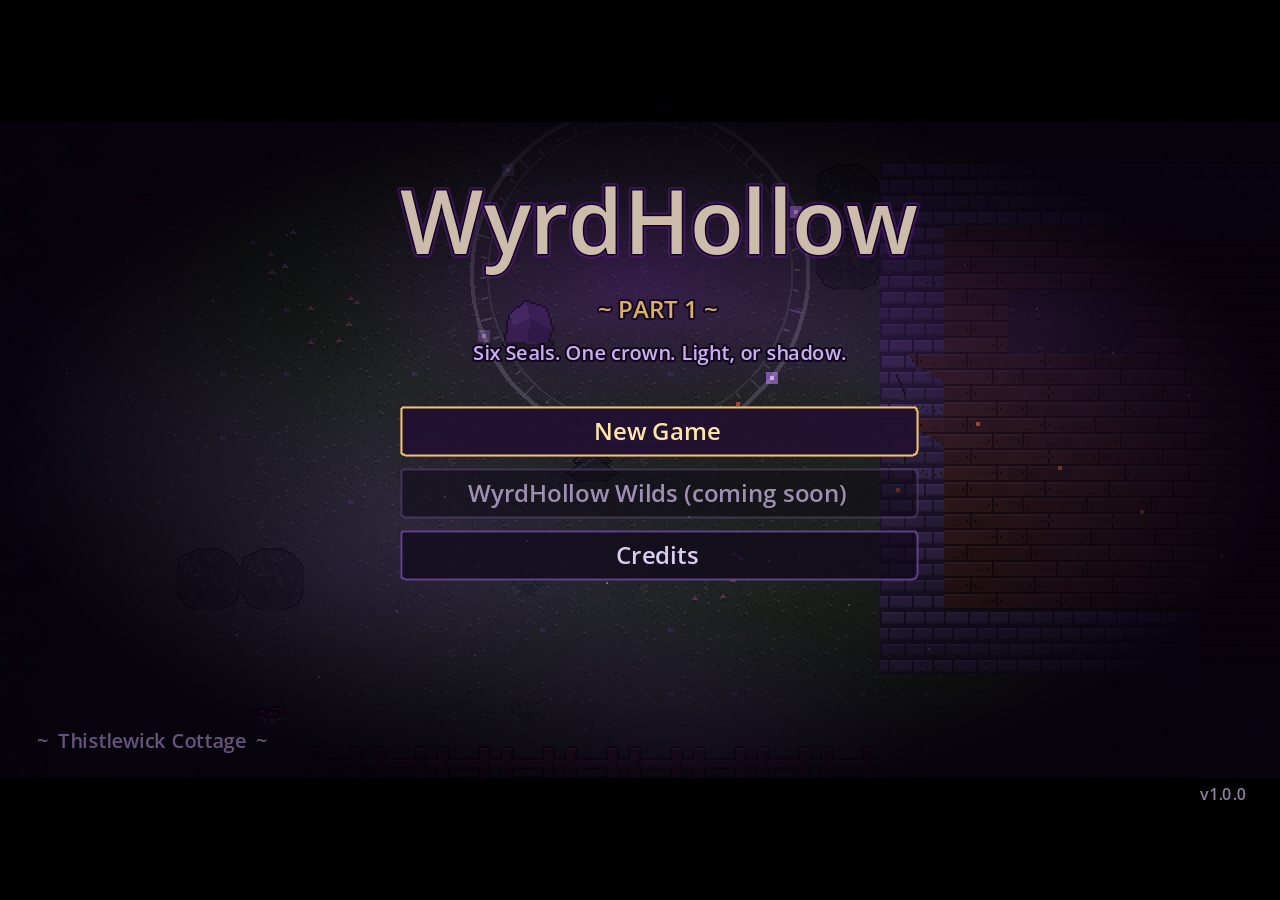
<file: play/index.html>
<!DOCTYPE html>
<html lang="en">
	<head>
		<meta charset="utf-8">
		<meta name="viewport" content="width=device-width, user-scalable=no, initial-scale=1.0">
		<title>WyrdHollow</title>
		<style>
html, body, #canvas {
	margin: 0;
	padding: 0;
	border: 0;
}

body {
	color: white;
	background-color: black;
	overflow: hidden;
	touch-action: none;
}

#canvas {
	display: block;
}

#canvas:focus {
	outline: none;
}

#status, #status-splash, #status-progress {
	position: absolute;
	left: 0;
	right: 0;
}

#status, #status-splash {
	top: 0;
	bottom: 0;
}

#status {
	background-color: #242424;
	display: flex;
	flex-direction: column;
	justify-content: center;
	align-items: center;
	visibility: hidden;
}

#status-splash {
	max-height: 100%;
	max-width: 100%;
	margin: auto;
}

#status-splash.show-image--false {
	display: none;
}

#status-splash.fullsize--true {
	height: 100%;
	width: 100%;
	object-fit: contain;
}

#status-splash.use-filter--false {
	image-rendering: pixelated;
}

#status-progress, #status-notice {
	display: none;
}

#status-progress {
	bottom: 10%;
	width: 50%;
	margin: 0 auto;
}

#status-notice {
	background-color: #5b3943;
	border-radius: 0.5rem;
	border: 1px solid #9b3943;
	color: #e0e0e0;
	font-family: 'Noto Sans', 'Droid Sans', Arial, sans-serif;
	line-height: 1.3;
	margin: 0 2rem;
	overflow: hidden;
	padding: 1rem;
	text-align: center;
	z-index: 1;
}
		</style>
		<link id="-gd-engine-icon" rel="icon" type="image/png" href="index.icon.png" />
<link rel="apple-touch-icon" href="index.apple-touch-icon.png"/>
<link rel="manifest" href="index.manifest.json">
<meta name='viewport' content='width=device-width, user-scalable=no, initial-scale=1.0, viewport-fit=cover'><meta name='apple-mobile-web-app-capable' content='yes'><meta name='mobile-web-app-capable' content='yes'><meta name='apple-mobile-web-app-status-bar-style' content='black-translucent'><meta name='apple-mobile-web-app-title' content='WyrdHollow'><style>body{background:#07040c}#rotate{display:none;position:fixed;inset:0;z-index:99;background:#07040c;color:#efe8ff;font:600 18px system-ui,sans-serif;align-items:center;justify-content:center;text-align:center;padding:24px;line-height:1.5}#rotate b{display:block;font-size:44px;color:#ffcf5a}@media (orientation:portrait) and (pointer:coarse){#rotate{display:flex}}#ioscard{position:fixed;inset:0;z-index:100;background:radial-gradient(circle at 50% 30%,#241536,#07040c 70%);color:#efe8ff;display:flex;align-items:center;justify-content:center;padding:16px;overflow:auto;font:15px/1.45 system-ui,sans-serif}#ioscard .c{max-width:520px;width:100%}#ioscard h2{margin:0 0 6px;font:700 22px Georgia,serif;color:#ffcf5a;text-align:center}#ioscard .s{margin:0 0 10px;color:#cfc6e6;text-align:center}#ioscard ol{margin:0 0 10px;padding-left:22px}#ioscard li{margin:6px 0}#ioscard b{color:#fff3c4}#ioscard .n{margin:0 0 12px;font-size:12px;color:#a99fc2;text-align:center}#ioscard button{display:block;margin:0 auto;background:transparent;color:#efe8ff;border:1px solid #a99fc2;border-radius:999px;padding:9px 18px;font:600 14px system-ui,sans-serif}</style><script>(function(){var ios=/iPhone|iPad|iPod/.test(navigator.userAgent)||(navigator.platform==='MacIntel'&&navigator.maxTouchPoints>1);var app=navigator.standalone||matchMedia('(display-mode: fullscreen), (display-mode: standalone)').matches;var seen=false;try{seen=sessionStorage.getItem('wh_ios_card')==='1';}catch(e){}addEventListener('DOMContentLoaded',function(){var d=document.createElement('div');d.id='rotate';d.innerHTML='<div><b>&#8635;</b>Turn your phone sideways to play WyrdHollow</div>';document.body.appendChild(d);if(ios&&!app&&!seen){var k=document.createElement('div');k.id='ioscard';k.innerHTML='<div class=c><h2>Play WyrdHollow full screen</h2><p class=s>iPhones only show web games inside Safari. Add WyrdHollow to your Home Screen and it opens like an app: full screen, no browser.</p><ol><li>Tap the <b>Share</b> button (the square with an arrow pointing up) (on newer iPhones it is inside the <b>&#8226;&#8226;&#8226;</b> menu).</li><li>Choose <b>Add to Home Screen</b>, then <b>Add</b>.</li><li>Open <b>WyrdHollow</b> from your Home Screen and turn your phone sideways.</li></ol><p class=n>Games saved here in Safari stay in Safari; the Home Screen app keeps its own saves.</p><button id=iosgo>Play here in Safari instead</button></div>';document.body.appendChild(k);['touchstart','touchmove','touchend'].forEach(function(t){k.addEventListener(t,function(e){e.stopPropagation();},{passive:true});});document.getElementById('iosgo').addEventListener('click',function(){k.remove();try{sessionStorage.setItem('wh_ios_card','1');}catch(e){}});}});function full(){var e=document.documentElement;if(!document.fullscreenElement&&e.requestFullscreen){e.requestFullscreen({navigationUI:'hide'}).then(function(){if(screen.orientation&&screen.orientation.lock){screen.orientation.lock('landscape').catch(function(){});}}).catch(function(){});}}if(!ios){addEventListener('touchend',full,{passive:true});addEventListener('click',function(){if(matchMedia('(pointer:coarse)').matches){full();}});}})();</script>
	</head>
	<body>
		<canvas id="canvas">
			Your browser does not support the canvas tag.
		</canvas>

		<noscript>
			Your browser does not support JavaScript.
		</noscript>

		<div id="status">
			<img id="status-splash" class="show-image--true fullsize--true use-filter--true" src="index.png" alt="">
			<progress id="status-progress"></progress>
			<div id="status-notice"></div>
		</div>

		<script src="index.js"></script>
		<script>
const GODOT_CONFIG = {"args":[],"canvasResizePolicy":2,"emscriptenPoolSize":8,"ensureCrossOriginIsolationHeaders":false,"executable":"index","experimentalVK":true,"fileSizes":{"index.pck":5534140,"index.wasm":39514754},"focusCanvas":true,"gdextensionLibs":[],"godotPoolSize":4,"serviceWorker":"index.service.worker.js"};
const GODOT_THREADS_ENABLED = false;
const engine = new Engine(GODOT_CONFIG);

(function () {
	const statusOverlay = document.getElementById('status');
	const statusProgress = document.getElementById('status-progress');
	const statusNotice = document.getElementById('status-notice');

	let initializing = true;
	let statusMode = '';

	function setStatusMode(mode) {
		if (statusMode === mode || !initializing) {
			return;
		}
		if (mode === 'hidden') {
			statusOverlay.remove();
			initializing = false;
			return;
		}
		statusOverlay.style.visibility = 'visible';
		statusProgress.style.display = mode === 'progress' ? 'block' : 'none';
		statusNotice.style.display = mode === 'notice' ? 'block' : 'none';
		statusMode = mode;
	}

	function setStatusNotice(text) {
		while (statusNotice.lastChild) {
			statusNotice.removeChild(statusNotice.lastChild);
		}
		const lines = text.split('\n');
		lines.forEach((line) => {
			statusNotice.appendChild(document.createTextNode(line));
			statusNotice.appendChild(document.createElement('br'));
		});
	}

	function displayFailureNotice(err) {
		console.error(err);
		if (err instanceof Error) {
			setStatusNotice(err.message);
		} else if (typeof err === 'string') {
			setStatusNotice(err);
		} else {
			setStatusNotice('An unknown error occurred.');
		}
		setStatusMode('notice');
		initializing = false;
	}

	const missing = Engine.getMissingFeatures({
		threads: GODOT_THREADS_ENABLED,
	});

	if (missing.length !== 0) {
		if (GODOT_CONFIG['serviceWorker'] && GODOT_CONFIG['ensureCrossOriginIsolationHeaders'] && 'serviceWorker' in navigator) {
			let serviceWorkerRegistrationPromise;
			try {
				serviceWorkerRegistrationPromise = navigator.serviceWorker.getRegistration();
			} catch (err) {
				serviceWorkerRegistrationPromise = Promise.reject(new Error('Service worker registration failed.'));
			}
			// There's a chance that installing the service worker would fix the issue
			Promise.race([
				serviceWorkerRegistrationPromise.then((registration) => {
					if (registration != null) {
						return Promise.reject(new Error('Service worker already exists.'));
					}
					return registration;
				}).then(() => engine.installServiceWorker()),
				// For some reason, `getRegistration()` can stall
				new Promise((resolve) => {
					setTimeout(() => resolve(), 2000);
				}),
			]).then(() => {
				// Reload if there was no error.
				window.location.reload();
			}).catch((err) => {
				console.error('Error while registering service worker:', err);
			});
		} else {
			// Display the message as usual
			const missingMsg = 'Error\nThe following features required to run Godot projects on the Web are missing:\n';
			displayFailureNotice(missingMsg + missing.join('\n'));
		}
	} else {
		setStatusMode('progress');
		engine.startGame({
			'onProgress': function (current, total) {
				if (current > 0 && total > 0) {
					statusProgress.value = current;
					statusProgress.max = total;
				} else {
					statusProgress.removeAttribute('value');
					statusProgress.removeAttribute('max');
				}
			},
		}).then(() => {
			setStatusMode('hidden');
		}, displayFailureNotice);
	}
}());
		</script>
	</body>
</html>
</file>
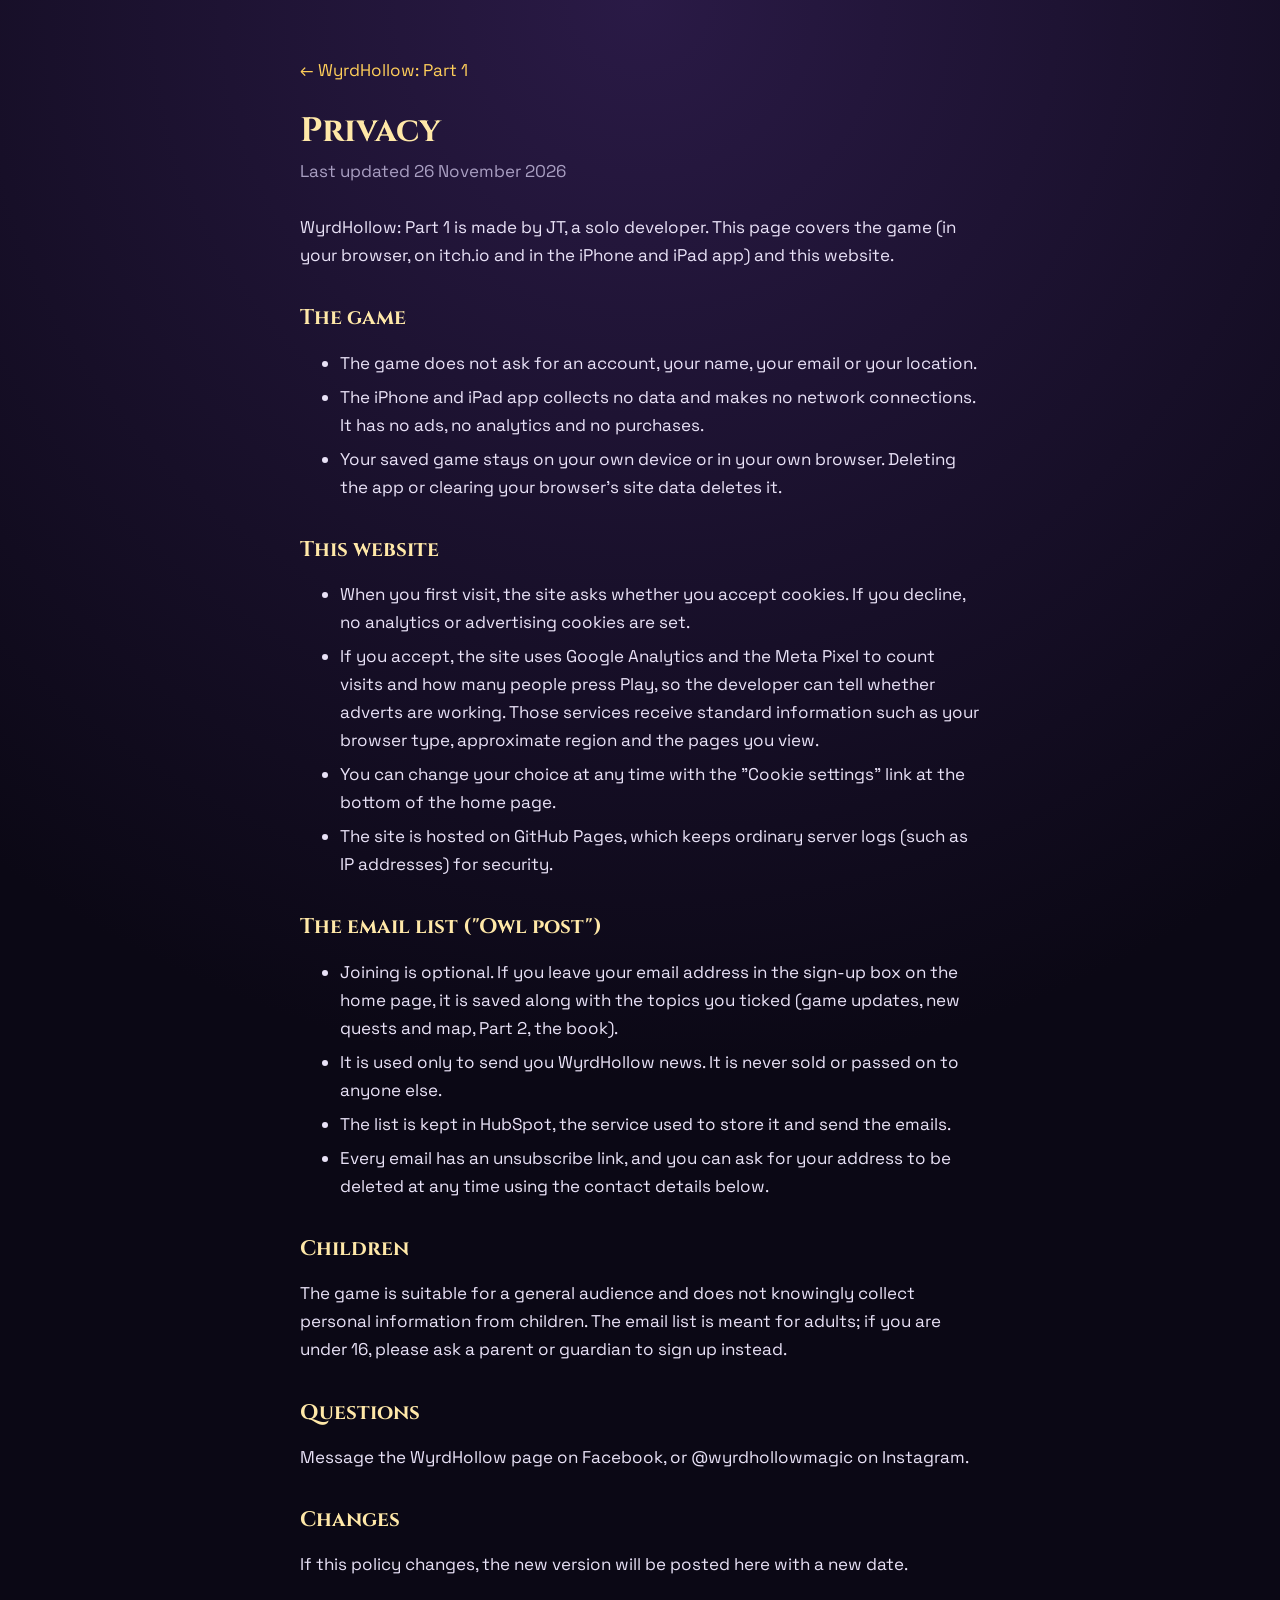
<file: privacy.html>
<!doctype html>
<html lang="en">
<head>
	<meta charset="utf-8">
	<meta name="viewport" content="width=device-width, initial-scale=1">
	<title>Privacy · WyrdHollow: Part 1</title>
	<meta name="description" content="What WyrdHollow: Part 1 and wyrdhollow.com do and don't collect.">
	<meta name="theme-color" content="#07060d">
	<link rel="icon" href="assets/favicon.png">
	<link href="https://fonts.googleapis.com/css2?family=Cinzel:wght@500;700&family=Space+Grotesk:wght@400;500;600&display=swap" rel="stylesheet">
	<style>
		*{box-sizing:border-box}
		body{margin:0;background:radial-gradient(circle at 50% 0,#2a1a46,#0b0815 60%) #0b0815;color:#e9e2f7;font:17px/1.65 'Space Grotesk',system-ui,sans-serif;min-height:100vh}
		main{max-width:720px;margin:0 auto;padding:56px 20px 80px}
		a{color:#ffcf5a}
		h1{font:700 34px/1.15 'Cinzel',serif;color:#ffe8a8;margin:0 0 6px}
		h2{font:700 21px/1.25 'Cinzel',serif;color:#ffe8a8;margin:36px 0 8px}
		.date{color:#a99fc2;margin:0 0 28px}
		li{margin:6px 0}
		.back{display:inline-block;margin-bottom:28px;text-decoration:none}
	</style>
</head>
<body>
<main>
	<a class="back" href="/">← WyrdHollow: Part 1</a>
	<h1>Privacy</h1>
	<p class="date">Last updated 26 November 2026</p>

	<p>WyrdHollow: Part 1 is made by JT, a solo developer. This page covers the game (in your browser, on itch.io and in the iPhone and iPad app) and this website.</p>

	<h2>The game</h2>
	<ul>
		<li>The game does not ask for an account, your name, your email or your location.</li>
		<li>The iPhone and iPad app collects no data and makes no network connections. It has no ads, no analytics and no purchases.</li>
		<li>Your saved game stays on your own device or in your own browser. Deleting the app or clearing your browser's site data deletes it.</li>
	</ul>

	<h2>This website</h2>
	<ul>
		<li>When you first visit, the site asks whether you accept cookies. If you decline, no analytics or advertising cookies are set.</li>
		<li>If you accept, the site uses Google Analytics and the Meta Pixel to count visits and how many people press Play, so the developer can tell whether adverts are working. Those services receive standard information such as your browser type, approximate region and the pages you view.</li>
		<li>You can change your choice at any time with the "Cookie settings" link at the bottom of the home page.</li>
		<li>The site is hosted on GitHub Pages, which keeps ordinary server logs (such as IP addresses) for security.</li>
	</ul>

	<h2>The email list ("Owl post")</h2>
	<ul>
		<li>Joining is optional. If you leave your email address in the sign-up box on the home page, it is saved along with the topics you ticked (game updates, new quests and map, Part 2, the book).</li>
		<li>It is used only to send you WyrdHollow news. It is never sold or passed on to anyone else.</li>
		<li>The list is kept in HubSpot, the service used to store it and send the emails.</li>
		<li>Every email has an unsubscribe link, and you can ask for your address to be deleted at any time using the contact details below.</li>
	</ul>

	<h2>Children</h2>
	<p>The game is suitable for a general audience and does not knowingly collect personal information from children. The email list is meant for adults; if you are under 16, please ask a parent or guardian to sign up instead.</p>

	<h2>Questions</h2>
	<p>Message the WyrdHollow page on Facebook, or @wyrdhollowmagic on Instagram.</p>

	<h2>Changes</h2>
	<p>If this policy changes, the new version will be posted here with a new date.</p>
</main>
</body>
</html>
</file>
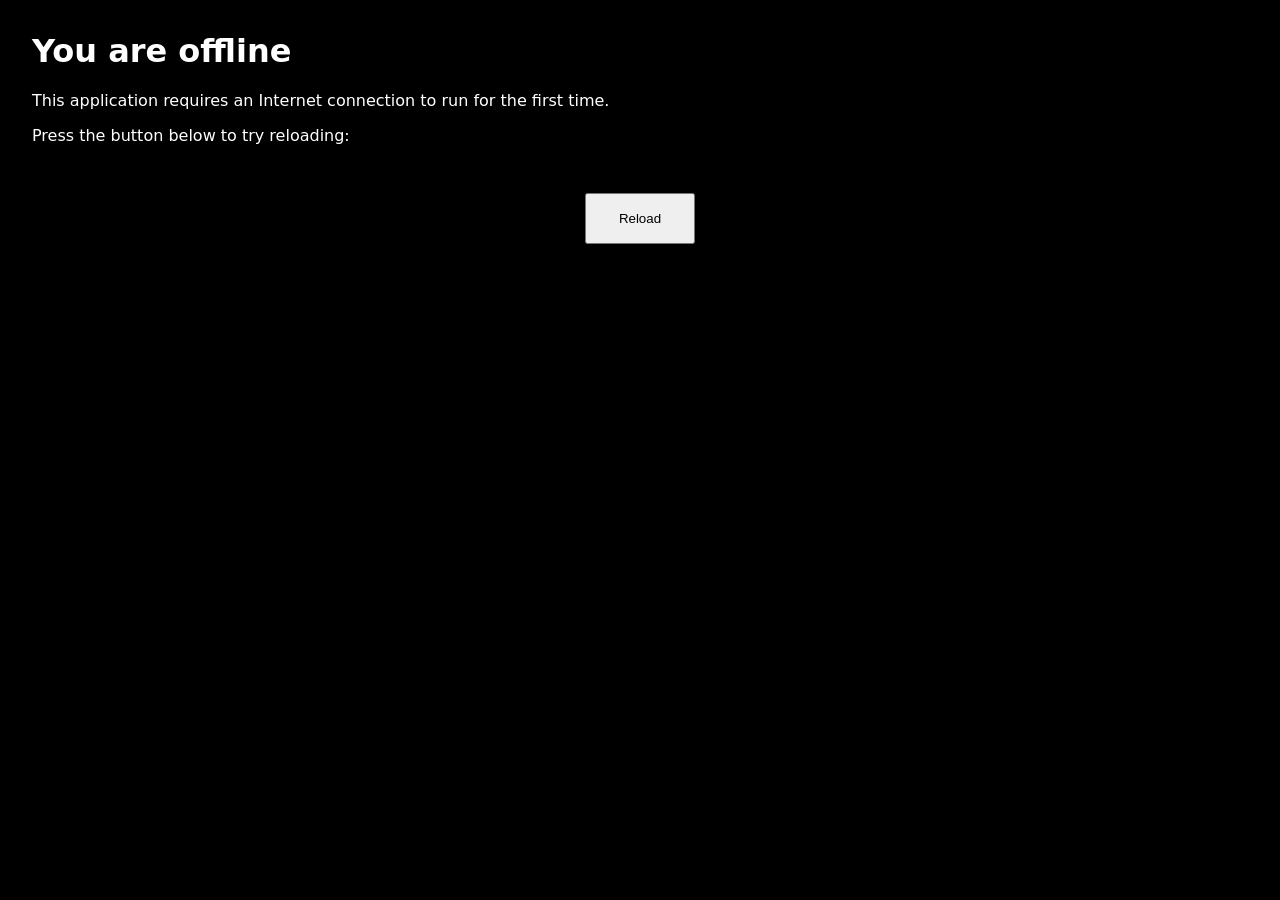
<file: play/index.offline.html>
<!DOCTYPE html>
<html lang="en">
	<head>
		<meta charset="utf-8">
		<meta http-equiv="X-UA-Compatible" content="IE=edge">
		<meta name="viewport" content="width=device-width, initial-scale=1">
		<title>You are offline</title>
		<style>
html {
	background-color: #000000;
	color: #ffffff;
}

body {
	font-family: system-ui, -apple-system, "Segoe UI", Roboto, "Helvetica Neue", Arial, "Noto Sans", sans-serif, "Apple Color Emoji", "Segoe UI Emoji", "Segoe UI Symbol", "Noto Color Emoji";
	margin: 2rem;
}

p {
	margin-block: 1rem;
}

button {
	display: block;
	padding: 1rem 2rem;
	margin: 3rem auto 0;
}
		</style>
	</head>
	<body>
		<h1>You are offline</h1>
		<p>This application requires an Internet connection to run for the first time.</p>
		<p>Press the button below to try reloading:</p>
		<button type="button">Reload</button>
		<script>
document.querySelector('button').addEventListener('click', () => {
	window.location.reload();
});
		</script>
	</body>
</html>
</file>
<file: css/style.css>
/* WyrdHollow: Part 1 — the official site.
   Two paths, two skins: html[data-path="radiant"] (gold light) and
   html[data-path="hollow"] (violet shadow). Everything takes its colour
   from the variables below, so flipping the path re-skins the whole site. */

:root {
	--bg: #07060d;
	--bg2: #0e0b18;
	--ink: #efe8ff;
	--muted: #a99fc2;
	--line: rgba(255, 255, 255, 0.08);
	--glass: rgba(20, 16, 34, 0.55);
	--glass-hi: rgba(255, 255, 255, 0.06);
	--radius: 18px;
	--pixel: "Silkscreen", monospace;
	--display: "Cinzel Decorative", "Cinzel", serif;
	--serif: "Cinzel", serif;
	--sans: "Space Grotesk", system-ui, sans-serif;
	--ease: cubic-bezier(0.2, 0.8, 0.1, 1);
}

html[data-path="radiant"] {
	--accent: #ffcf5a;
	--accent2: #ff9a3d;
	--accent3: #fff3c4;
	--glow: rgba(255, 196, 80, 0.45);
	--tint: rgba(255, 190, 90, 0.1);
	--grad: linear-gradient(120deg, #fff3c4 0%, #ffcf5a 35%, #ff9a3d 70%, #ffe8a8 100%);
}

html[data-path="hollow"] {
	--accent: #b47cff;
	--accent2: #ff4fd8;
	--accent3: #e7d4ff;
	--glow: rgba(170, 100, 255, 0.5);
	--tint: rgba(150, 90, 255, 0.12);
	--grad: linear-gradient(120deg, #e7d4ff 0%, #b47cff 35%, #ff4fd8 70%, #c9a8ff 100%);
}

* { box-sizing: border-box; }
html { scroll-behavior: smooth; }   /* no overflow here: it would stop the gallery pinning (position: sticky) */
main, header, footer, section { max-width: 100vw; }
.marquee, .hero, #view-home { overflow-x: clip; }
body {
	margin: 0;
	background: var(--bg);
	color: var(--ink);
	font-family: var(--sans);
	font-size: 17px;
	line-height: 1.6;
	overflow-x: clip;   /* clip, not hidden: hidden turns the page into its own scroller and breaks the pinned gallery */
	-webkit-font-smoothing: antialiased;
}
body.locked { overflow: hidden; }
img.px, .px { image-rendering: pixelated; image-rendering: crisp-edges; }
a { color: var(--accent); text-decoration: none; }
a:hover { text-decoration: underline; }
::selection { background: var(--accent); color: #120c1e; }
h1, h2, h3 { font-family: var(--serif); line-height: 1.15; margin: 0 0 0.5em; }
h2 { font-size: clamp(2rem, 4.5vw, 3.6rem); }
h3 { font-size: 1.3rem; }
.grad-text {
	background: var(--grad);
	background-size: 200% 100%;
	-webkit-background-clip: text;
	background-clip: text;
	color: transparent;
	animation: sheen 6s linear infinite;
}
@keyframes sheen { to { background-position: -200% 0; } }
.kicker {
	font-family: var(--pixel);
	font-size: 0.78rem;
	letter-spacing: 0.25em;
	text-transform: uppercase;
	color: var(--accent);
	display: inline-flex;
	align-items: center;
	gap: 0.6em;
}
.kicker::before { content: ""; width: 28px; height: 2px; background: var(--accent); box-shadow: 0 0 10px var(--glow); }
.wrap { width: min(1200px, 100% - 32px); margin-inline: auto; }
section { position: relative; padding: clamp(80px, 12vw, 160px) 0; }
.lead { font-size: 1.15rem; color: var(--muted); max-width: 680px; }

/* --- The Weave (background canvas), grain and cursor ----------------------- */
#weave { position: fixed; inset: 0; z-index: 0; pointer-events: none; }
.grain {
	position: fixed; inset: -50%; z-index: 1; pointer-events: none; opacity: 0.06;
	background-image: url("data:image/svg+xml,%3Csvg xmlns='http://www.w3.org/2000/svg' width='160' height='160'%3E%3Cfilter id='n'%3E%3CfeTurbulence baseFrequency='.9' numOctaves='2'/%3E%3C/filter%3E%3Crect width='160' height='160' filter='url(%23n)'/%3E%3C/svg%3E");
	animation: grain 1.2s steps(6) infinite;
}
@keyframes grain { 50% { transform: translate(-3%, 2%); } 100% { transform: translate(2%, -3%); } }
.vignette { position: fixed; inset: 0; z-index: 1; pointer-events: none; background: radial-gradient(ellipse at center, transparent 40%, rgba(0, 0, 0, 0.75)); }
main, header, footer { position: relative; z-index: 2; }
#cursor, #cursor-dot { position: fixed; z-index: 9999; pointer-events: none; border-radius: 50%; transform: translate(-50%, -50%); mix-blend-mode: screen; }
#cursor { width: 38px; height: 38px; border: 1.5px solid var(--accent); box-shadow: 0 0 22px var(--glow), inset 0 0 12px var(--glow); transition: width 0.25s var(--ease), height 0.25s var(--ease), background 0.25s; }
#cursor.big { width: 70px; height: 70px; background: var(--tint); }
#cursor-dot { width: 6px; height: 6px; background: var(--accent3); box-shadow: 0 0 12px var(--accent); }
@media (pointer: coarse) { #cursor, #cursor-dot { display: none; } }

/* --- Loader ----------------------------------------------------------------- */
#loader { position: fixed; inset: 0; z-index: 10000; background: var(--bg); display: grid; place-items: center; transition: clip-path 1.1s var(--ease); clip-path: circle(150% at 50% 50%); }
#loader.gone { clip-path: circle(0% at 50% 50%); pointer-events: none; }
#loader .sig { width: 140px; height: 140px; position: relative; }
#loader .ring { position: absolute; inset: 0; border-radius: 50%; border: 2px solid transparent; border-top-color: var(--accent); border-right-color: var(--accent2); animation: spin 1.2s linear infinite; filter: drop-shadow(0 0 12px var(--glow)); }
#loader .ring:nth-child(2) { inset: 18px; animation-duration: 1.8s; animation-direction: reverse; }
#loader .ring:nth-child(3) { inset: 36px; animation-duration: 0.9s; }
#loader p { position: absolute; top: calc(50% + 100px); left: 50%; transform: translateX(-50%); font-family: var(--pixel); font-size: 0.75rem; letter-spacing: 0.3em; color: var(--muted); white-space: nowrap; }
@keyframes spin { to { transform: rotate(360deg); } }

/* --- Path wipe (Radiant <-> Hollow) ------------------------------------------ */
#wipe { position: fixed; inset: 0; z-index: 9000; pointer-events: none; clip-path: circle(0 at var(--wx, 50%) var(--wy, 50%)); }
#wipe.go { animation: wipe 1.1s var(--ease) forwards; }
@keyframes wipe { 0% { clip-path: circle(0 at var(--wx) var(--wy)); } 50% { clip-path: circle(150% at var(--wx) var(--wy)); opacity: 1; } 100% { clip-path: circle(150% at var(--wx) var(--wy)); opacity: 0; } }

/* --- Header / nav ------------------------------------------------------------- */
header.top { position: fixed; top: 0; left: 0; right: 0; z-index: 50; transition: transform 0.4s var(--ease), background 0.3s; }
header.top.scrolled { background: rgba(7, 6, 13, 0.65); backdrop-filter: blur(16px); -webkit-backdrop-filter: blur(16px); border-bottom: 1px solid var(--line); }
header.top.hide { transform: translateY(-100%); }
.nav { display: flex; align-items: center; justify-content: space-between; height: 72px; gap: 16px; }
.brand { display: flex; align-items: center; gap: 10px; font-family: var(--display); font-weight: 700; font-size: 1.2rem; color: var(--ink); }
.brand img { width: 36px; height: 36px; border-radius: 8px; box-shadow: 0 0 18px var(--glow); }
.brand:hover { text-decoration: none; }
.links { display: flex; gap: 6px; align-items: center; }
.links a { color: var(--ink); font-size: 0.92rem; padding: 8px 14px; border-radius: 999px; position: relative; transition: background 0.25s, color 0.25s; }
.links a:hover, .links a.on { background: var(--glass-hi); color: var(--accent); text-decoration: none; }
.drop { position: relative; }
.drop .caret { font-size: 0.7em; opacity: 0.7; }
.drop-menu { position: absolute; top: 100%; left: 0; min-width: 190px; display: flex; flex-direction: column; gap: 2px; padding: 8px; border-radius: 16px; background: rgba(7, 6, 13, 0.96); border: 1px solid var(--line); box-shadow: 0 20px 50px rgba(0, 0, 0, 0.5); opacity: 0; visibility: hidden; transform: translateY(6px); transition: opacity 0.2s, transform 0.2s, visibility 0.2s; }
.drop:hover .drop-menu, .drop:has(a:focus-visible) .drop-menu { opacity: 1; visibility: visible; transform: none; }
.drop-menu a { white-space: nowrap; }
.drop:has(.drop-menu a.on) > a { background: var(--glass-hi); color: var(--accent); }
.drop > a.on ~ .drop-menu a[data-view="compendium"] { background: none; color: var(--ink); }
.menu-btn { display: none; background: none; border: 1px solid var(--line); color: var(--ink); border-radius: 12px; padding: 8px 12px; font-family: var(--pixel); }
@media (max-width: 960px) {
	.links { position: fixed; inset: 72px 0 auto 0; flex-direction: column; background: rgba(7, 6, 13, 0.95); backdrop-filter: blur(16px); padding: 16px; gap: 4px; transform: translateY(-140%); transition: transform 0.45s var(--ease); border-bottom: 1px solid var(--line); }
	.links.open { transform: none; }
	.links a { width: 100%; text-align: center; padding: 12px; }
	.links a.btn { justify-content: center; }
	.drop { width: 100%; display: flex; flex-direction: column; gap: 4px; }
	.drop .caret { display: none; }
	.drop-menu { position: static; opacity: 1; visibility: visible; transform: none; background: none; border: 0; box-shadow: none; padding: 0; gap: 4px; }
	.drop-menu a { font-size: 0.84rem; color: var(--muted); padding: 9px; }
	.drop-menu a[data-view="compendium"] { display: none; }
	.menu-btn { display: block; }
}

/* --- Buttons ------------------------------------------------------------------ */
.btn {
	--b: var(--accent);
	position: relative; display: inline-flex; align-items: center; gap: 10px;
	font-family: var(--pixel); font-size: 0.85rem; letter-spacing: 0.12em; text-transform: uppercase;
	padding: 16px 26px; border-radius: 14px; border: 1px solid var(--b); color: #140d22; background: var(--grad); background-size: 200% 100%;
	box-shadow: 0 0 0 0 var(--glow), 0 10px 30px -10px var(--glow); cursor: pointer; overflow: hidden;
	transition: transform 0.3s var(--ease), box-shadow 0.3s; animation: sheen 5s linear infinite;
}
.btn:hover { text-decoration: none; transform: translateY(-2px); box-shadow: 0 0 0 6px var(--tint), 0 18px 40px -10px var(--glow); }
.btn.ghost { background: transparent; color: var(--ink); animation: none; }
.btn.ghost:hover { background: var(--tint); }
.btn svg { width: 18px; height: 18px; }

/* --- Hero ----------------------------------------------------------------------- */
.hero { min-height: 100svh; display: grid; place-items: center; padding-top: 72px; overflow: hidden; }
.hero-bg { position: absolute; inset: 0; z-index: -1; }
.hero-bg img { width: 100%; height: 100%; object-fit: cover; opacity: 0.28; filter: saturate(1.3) blur(3px); transform: scale(1.1); }
.hero-bg::after { content: ""; position: absolute; inset: 0; background: radial-gradient(ellipse at 50% 40%, transparent 0%, var(--bg) 70%), linear-gradient(to bottom, transparent 60%, var(--bg)); }
.hero-inner { text-align: center; position: relative; }
.logo { white-space: nowrap; font-family: var(--display); font-weight: 900; font-size: clamp(2.2rem, 9vw, 8rem); line-height: 0.95; margin: 0; letter-spacing: 0.01em; filter: drop-shadow(0 0 40px var(--glow)); }
.logo span { display: inline-block; opacity: 0; transform: translateY(60px) rotateX(-80deg); transform-origin: bottom;
	background: var(--grad); background-size: 1000% 100%; -webkit-background-clip: text; background-clip: text; color: transparent; }
.logo span:nth-child(odd) { background-position-x: 30%; }
.ready .logo span { animation: rise 1s var(--ease) forwards; }
@keyframes rise { to { opacity: 1; transform: none; } }
.part { font-family: var(--pixel); color: var(--accent); letter-spacing: 0.6em; margin: 14px 0 10px; font-size: clamp(0.8rem, 2vw, 1.1rem); }
.tag { font-family: var(--serif); font-size: clamp(1.1rem, 2.6vw, 1.6rem); color: var(--accent3); margin: 8px 0 34px; }
.hero-ctas { display: flex; gap: 14px; justify-content: center; flex-wrap: wrap; }
.hero-meta { margin-top: 36px; display: flex; gap: 22px; justify-content: center; flex-wrap: wrap; font-family: var(--pixel); font-size: 0.72rem; color: var(--muted); letter-spacing: 0.15em; }
.hero-meta b { color: var(--accent); }
/* The trailer under the hero buttons. */
.hero-trailer { position: relative; width: min(760px, 100%); aspect-ratio: 16 / 9; margin: 34px auto 0; border-radius: var(--radius); overflow: hidden; background: #000; border: 1px solid rgba(255, 207, 90, 0.45); box-shadow: 0 24px 70px rgba(0, 0, 0, 0.65), 0 0 60px var(--glow); }
.hero-trailer video { position: absolute; inset: 0; width: 100%; height: 100%; object-fit: cover; display: block; }
.trailer-play { position: absolute; inset: 0; width: 100%; border: 0; padding: 0; cursor: pointer; display: flex; flex-direction: column; align-items: center; justify-content: center; gap: 16px; color: #fff; background: radial-gradient(ellipse at center, rgba(7, 6, 13, 0.15), rgba(7, 6, 13, 0.6)); transition: background 0.3s; }
.trailer-play:hover { background: radial-gradient(ellipse at center, rgba(7, 6, 13, 0), rgba(7, 6, 13, 0.45)); }
.trailer-play .ring { width: 84px; height: 84px; border-radius: 50%; display: grid; place-items: center; color: #1a1206; background: linear-gradient(120deg, #ffe8a8, #ffcf5a 50%, #ff9a3d); box-shadow: 0 0 0 0 rgba(255, 207, 90, 0.6); animation: trailer-pulse 2s infinite; transition: transform 0.25s var(--ease); }
.trailer-play:hover .ring { transform: scale(1.1); }
.trailer-play .ring svg { width: 38px; height: 38px; margin-left: 4px; }
.trailer-play .label { font-family: var(--pixel); font-size: 0.74rem; letter-spacing: 0.22em; text-shadow: 0 2px 10px #000; }
.trailer-play .label i { font-style: normal; color: var(--accent); margin-left: 8px; }
@keyframes trailer-pulse { 70% { box-shadow: 0 0 0 22px rgba(255, 207, 90, 0); } 100% { box-shadow: 0 0 0 0 rgba(255, 207, 90, 0); } }
.hero-trailer.playing .trailer-play { display: none; }
.hero:has(.hero-trailer) { padding-bottom: 170px; }   /* room for the parade to run underneath */
@media (max-width: 700px) and (orientation: portrait) {
	.hero-trailer.playing { width: min(78vw, 340px); aspect-ratio: 9 / 16; }   /* the tall cut on phones */
	.trailer-play .ring { width: 66px; height: 66px; } .trailer-play .ring svg { width: 30px; height: 30px; }
}
@media (prefers-reduced-motion: reduce) { .trailer-play .ring { animation: none; } }
/* The parade under the title: the hero on a broom, goblins giving chase, then the creatures. */
.parade { position: absolute; bottom: 5vh; left: 0; display: flex; align-items: flex-end; gap: 18px; z-index: 1; pointer-events: none; animation: parade 38s linear infinite; will-change: transform; }
@keyframes parade { from { transform: translateX(calc(-100% - 60px)); } to { transform: translateX(100vw); } }
.parade .sprite { background-repeat: no-repeat; image-rendering: pixelated; filter: drop-shadow(0 4px 4px rgba(0, 0, 0, 0.6)); }
.parade .gap { flex: 0 0 auto; }
.rider { position: relative; width: 64px; height: 120px; flex: 0 0 auto; animation: hover 1.6s ease-in-out infinite; }
@keyframes hover { 50% { transform: translateY(-9px) rotate(-1.5deg); } }
.rider .sprite { position: absolute; left: 4px; bottom: 15px; filter: drop-shadow(0 0 12px var(--glow)) drop-shadow(0 4px 4px rgba(0, 0, 0, 0.5)); }
.rider .broom { position: absolute; left: -46px; bottom: 14px; width: 132px; height: 33px; shape-rendering: crispEdges; image-rendering: pixelated; }
.rider .broom .streak { animation: streak 0.5s linear infinite; }
.rider .broom .streak:nth-child(2) { animation-delay: -0.17s; } .rider .broom .streak:nth-child(3) { animation-delay: -0.33s; }
@keyframes streak { from { transform: translateX(0); opacity: 0.7; } to { transform: translateX(-14px); opacity: 0; } }
.rider .shadow { position: absolute; left: -10px; bottom: -6px; width: 84px; height: 8px; border-radius: 50%; background: rgba(0, 0, 0, 0.45); filter: blur(3px); animation: shadow 1.6s ease-in-out infinite; }
@keyframes shadow { 50% { transform: scaleX(0.8); opacity: 0.6; } }
.wand { position: absolute; left: 44px; bottom: 56px; width: 28px; height: 4px; background: linear-gradient(90deg, #2a180c, #a87848); box-shadow: 0 0 0 1px #140c06; border-radius: 2px; transform: rotate(-28deg); transform-origin: 0 50%; }
.wand::after { content: ""; position: absolute; right: -7px; top: -6px; width: 14px; height: 14px; border-radius: 50%; background: radial-gradient(circle, #fff 0 22%, var(--accent3) 30%, var(--accent) 55%, transparent 72%); box-shadow: 0 0 18px 6px var(--glow), 0 0 40px 12px var(--tint); animation: tip 0.9s ease-in-out infinite; }
@keyframes tip { 50% { transform: scale(1.45); filter: brightness(1.3); } }
.spark { position: absolute; left: 70px; bottom: 66px; width: 4px; height: 4px; background: var(--accent3); box-shadow: 0 0 8px 2px var(--accent); animation: spark 1.2s linear infinite; opacity: 0; }
@keyframes spark { 0% { opacity: 1; transform: translate(0, 0) scale(1); } 100% { opacity: 0; transform: translate(-90px, var(--dy, 14px)) scale(0.2); } }
.goblin { flex: 0 0 auto; animation: hop 0.42s ease-in-out infinite; }
@keyframes hop { 50% { transform: translateY(-7px); } }
.critter-walk { flex: 0 0 auto; animation: bob 0.9s ease-in-out infinite; }
.critter-walk.fly { margin-bottom: 46px; animation: fly 2.2s ease-in-out infinite; }
@keyframes bob { 50% { transform: translateY(-3px); } }
@keyframes fly { 50% { transform: translateY(-14px); } }
@media (max-width: 600px) { .parade { transform-origin: bottom left; zoom: 0.7; } }
.scroll-hint { position: absolute; bottom: 24px; left: 50%; transform: translateX(-50%); width: 26px; height: 42px; border: 2px solid var(--muted); border-radius: 14px; }
.scroll-hint::after { content: ""; position: absolute; left: 50%; top: 8px; width: 4px; height: 8px; margin-left: -2px; background: var(--accent); border-radius: 2px; animation: scrollhint 1.6s infinite; }
@keyframes scrollhint { 0% { opacity: 0; transform: translateY(0); } 40% { opacity: 1; } 100% { opacity: 0; transform: translateY(14px); } }

/* --- Marquee ---------------------------------------------------------------------- */
.marquee { overflow: hidden; border-block: 1px solid var(--line); background: linear-gradient(90deg, var(--tint), transparent, var(--tint)); padding: 18px 0; position: relative; z-index: 2; }
.marquee .track { display: flex; gap: 48px; width: max-content; animation: marquee 40s linear infinite; font-family: var(--display); font-size: clamp(1.4rem, 3vw, 2.4rem); white-space: nowrap; }
.marquee .track span:nth-child(even) { color: var(--accent); -webkit-text-stroke: 1px var(--accent); color: transparent; }
@keyframes marquee { to { transform: translateX(-50%); } }

/* --- Reveal on scroll ------------------------------------------------------------------ */
[data-reveal] { opacity: 0; transform: translateY(40px); transition: opacity 1s var(--ease), transform 1s var(--ease), clip-path 1.2s var(--ease); }
[data-reveal="wipe"] { clip-path: inset(0 100% 0 0); transform: none; }
[data-reveal].in { opacity: 1; transform: none; clip-path: inset(0 0 0 0); }

/* --- Glass cards with 3D tilt ---------------------------------------------------------- */
.grid { display: grid; gap: 22px; }
.g3 { grid-template-columns: repeat(auto-fit, minmax(280px, 1fr)); }
.g4 { grid-template-columns: repeat(auto-fit, minmax(230px, 1fr)); }
.card {
	position: relative; padding: 28px; border-radius: var(--radius); background: var(--glass); border: 1px solid var(--line);
	backdrop-filter: blur(14px); -webkit-backdrop-filter: blur(14px); overflow: hidden; transform-style: preserve-3d;
	transition: transform 0.25s var(--ease), border-color 0.3s, box-shadow 0.3s;
}
.card::before { content: ""; position: absolute; inset: 0; border-radius: inherit; padding: 1px; background: linear-gradient(140deg, var(--accent), transparent 40%, transparent 60%, var(--accent2)); -webkit-mask: linear-gradient(#000 0 0) content-box, linear-gradient(#000 0 0); -webkit-mask-composite: xor; mask-composite: exclude; opacity: 0; transition: opacity 0.3s; }
.card:hover { border-color: transparent; box-shadow: 0 30px 60px -20px var(--glow); }
.card:hover::before { opacity: 1; }
.card .glare { position: absolute; inset: 0; pointer-events: none; background: radial-gradient(circle at var(--gx, 50%) var(--gy, 50%), rgba(255, 255, 255, 0.18), transparent 45%); opacity: 0; transition: opacity 0.3s; }
.card:hover .glare { opacity: 1; }
.card .ico { width: 54px; height: 54px; border-radius: 14px; display: grid; place-items: center; background: var(--tint); border: 1px solid var(--line); font-size: 1.6rem; margin-bottom: 16px; box-shadow: 0 0 20px var(--tint); }
.card p { color: var(--muted); margin: 0; }
.card .num { position: absolute; top: 18px; right: 22px; font-family: var(--pixel); font-size: 0.7rem; color: var(--muted); }

/* --- Light & Shadow --------------------------------------------------------------------- */
.path { display: grid; grid-template-columns: 1fr 1fr; gap: 40px; align-items: center; }
@media (max-width: 860px) { .path { grid-template-columns: 1fr; } }
.switch { position: relative; display: grid; grid-template-columns: 1fr 1fr; border-radius: 999px; background: var(--glass); border: 1px solid var(--line); padding: 6px; max-width: 440px; margin: 28px 0; }
.switch button { position: relative; z-index: 1; background: none; border: 0; color: var(--ink); padding: 14px; font-family: var(--pixel); letter-spacing: 0.15em; cursor: pointer; border-radius: 999px; font-size: 0.85rem; transition: color 0.4s; }
.switch .knob { position: absolute; top: 6px; bottom: 6px; left: 6px; width: calc(50% - 6px); border-radius: 999px; background: var(--grad); box-shadow: 0 0 30px var(--glow); transition: transform 0.6s var(--ease); }
html[data-path="hollow"] .switch:not(#spoil-switch) .knob { transform: translateX(100%); }
html[data-path="radiant"] .switch button[data-p="radiant"], html[data-path="hollow"] .switch button[data-p="hollow"] { color: #140d22; }
.orb { aspect-ratio: 1; width: 100%; max-width: 460px; margin: auto; border-radius: 50%; position: relative; background: radial-gradient(circle at 35% 30%, var(--accent3), var(--accent) 30%, var(--accent2) 60%, transparent 72%); filter: blur(0.5px) drop-shadow(0 0 80px var(--glow)); animation: breathe 5s ease-in-out infinite; }
.orb::before, .orb::after { content: ""; position: absolute; inset: -6%; border-radius: 50%; border: 1px dashed var(--accent); opacity: 0.4; animation: spin 30s linear infinite; }
.orb::after { inset: -16%; animation-duration: 50s; animation-direction: reverse; opacity: 0.2; }
@keyframes breathe { 50% { transform: scale(1.04); } }
.spell-chips { display: flex; flex-wrap: wrap; gap: 10px; margin-top: 18px; }
.chip { font-family: var(--pixel); font-size: 0.72rem; letter-spacing: 0.08em; padding: 8px 12px; border-radius: 999px; background: var(--glass); border: 1px solid var(--line); display: inline-flex; align-items: center; gap: 8px; }
.chip i { width: 9px; height: 9px; border-radius: 50%; display: inline-block; box-shadow: 0 0 10px currentColor; }
.endings { display: grid; grid-template-columns: repeat(auto-fit, minmax(200px, 1fr)); gap: 14px; margin-top: 40px; }
.ending { padding: 20px; border-radius: 16px; background: var(--glass); border: 1px solid var(--line); }
.ending b { font-family: var(--serif); display: block; font-size: 1.05rem; margin-bottom: 4px; }
.ending small { color: var(--muted); font-family: var(--pixel); font-size: 0.65rem; letter-spacing: 0.1em; }

/* --- Gallery (pinned horizontal scroll) ---------------------------------------------- */
.hscroll { height: 340vh; position: relative; padding: 0; }
.hscroll .sticky { position: sticky; top: 0; height: 100vh; overflow: hidden; display: flex; flex-direction: column; justify-content: center; }
.hscroll .rail { display: flex; gap: 28px; padding: 0 8vw; will-change: transform; }
.shot { flex: 0 0 min(72vw, 900px); position: relative; border-radius: 22px; overflow: hidden; border: 1px solid var(--line); cursor: zoom-in; box-shadow: 0 40px 80px -30px rgba(0, 0, 0, 0.8); transition: transform 0.5s var(--ease); }
.shot:hover { transform: scale(1.02) rotate(-0.4deg); }
.shot img { width: 100%; display: block; aspect-ratio: 16/9; object-fit: cover; }
.shot figcaption { position: absolute; left: 0; right: 0; bottom: 0; padding: 18px 22px; background: linear-gradient(transparent, rgba(0, 0, 0, 0.85)); font-family: var(--pixel); font-size: 0.78rem; letter-spacing: 0.1em; }
.shot .n { position: absolute; top: 14px; left: 18px; font-family: var(--pixel); font-size: 0.7rem; padding: 6px 10px; border-radius: 999px; background: rgba(0, 0, 0, 0.5); color: var(--accent); }
.progress-bar { height: 2px; background: var(--line); margin: 34px 8vw 0; border-radius: 2px; overflow: hidden; }
.progress-bar i { display: block; height: 100%; width: 0; background: var(--grad); box-shadow: 0 0 12px var(--glow); }
@media (max-width: 760px) { .hscroll { height: auto; } .hscroll .sticky { position: static; height: auto; padding: 60px 0; } .hscroll .rail { overflow-x: auto; scroll-snap-type: x mandatory; padding: 0 16px; } .shot { flex-basis: 86vw; scroll-snap-align: center; } .progress-bar { display: none; } }
.swipe-hint { display: none; text-align: center; font-family: var(--pixel); font-size: 0.7rem; letter-spacing: 0.15em; color: var(--accent); margin: 18px 0 0; animation: nudge 1.6s ease-in-out infinite; }
@keyframes nudge { 50% { transform: translateX(8px); } }
@media (max-width: 760px) { .swipe-hint { display: block; } }
#lightbox { position: fixed; inset: 0; z-index: 9500; background: rgba(4, 3, 8, 0.92); display: none; place-items: center; padding: 30px; backdrop-filter: blur(10px); }
#lightbox.open { display: grid; animation: fadein 0.4s; }
#lightbox img { max-width: 100%; max-height: 82vh; border-radius: 14px; box-shadow: 0 0 80px var(--glow); }
#lightbox p { text-align: center; font-family: var(--pixel); color: var(--muted); }
@keyframes fadein { from { opacity: 0; } }

/* --- World map ---------------------------------------------------------------------- */
.map-wrap { display: grid; grid-template-columns: 1.4fr 1fr; gap: 28px; align-items: stretch; }
@media (max-width: 900px) { .map-wrap { grid-template-columns: 1fr; } }
.map { position: relative; aspect-ratio: 16/11; border-radius: 24px; overflow: hidden; border: 1px solid var(--line); background:
	radial-gradient(ellipse at 20% 60%, rgba(60, 120, 70, 0.35), transparent 50%),
	radial-gradient(ellipse at 70% 40%, rgba(60, 90, 140, 0.35), transparent 45%),
	radial-gradient(ellipse at 90% 85%, rgba(120, 40, 160, 0.4), transparent 40%),
	radial-gradient(ellipse at 55% 75%, rgba(170, 70, 30, 0.3), transparent 35%),
	linear-gradient(160deg, #10151a, #0b0912); }
.map::before { content: ""; position: absolute; inset: 0; background-image: linear-gradient(var(--line) 1px, transparent 1px), linear-gradient(90deg, var(--line) 1px, transparent 1px); background-size: 40px 40px; mask-image: radial-gradient(ellipse at center, #000, transparent 80%); }
.map svg { position: absolute; inset: 0; width: 100%; height: 100%; }
.map svg path { fill: none; stroke: var(--accent); stroke-width: 0.25; stroke-dasharray: 1 1.4; opacity: 0.6; animation: dash 30s linear infinite; }
@keyframes dash { to { stroke-dashoffset: -100; } }
.pin { position: absolute; transform: translate(-50%, -50%); width: 18px; height: 18px; border-radius: 50%; background: var(--accent); border: 2px solid #120c1e; cursor: pointer; box-shadow: 0 0 0 0 var(--glow); animation: ping 2.6s infinite; z-index: 2; }
.pin::after { content: attr(data-name); position: absolute; left: 50%; top: 22px; transform: translateX(-50%); white-space: nowrap; font-family: var(--pixel); font-size: 0.6rem; color: var(--ink); opacity: 0.75; text-shadow: 0 1px 4px #000; pointer-events: none; }
.pin.on { background: #fff; transform: translate(-50%, -50%) scale(1.4); }
@keyframes ping { 0% { box-shadow: 0 0 0 0 var(--glow); } 70% { box-shadow: 0 0 0 16px transparent; } 100% { box-shadow: 0 0 0 0 transparent; } }
@media (max-width: 600px) { .pin::after { display: none; } }
.place-panel { padding: 30px; border-radius: 24px; background: var(--glass); border: 1px solid var(--line); backdrop-filter: blur(14px); display: flex; flex-direction: column; justify-content: center; }
.place-panel h3 { font-size: 2rem; }
.place-panel .need { margin-top: 18px; font-family: var(--pixel); font-size: 0.72rem; letter-spacing: 0.1em; color: var(--accent); }
.swap { animation: swapin 0.6s var(--ease); }
@keyframes swapin { from { opacity: 0; transform: translateY(16px); filter: blur(6px); } }

/* --- Characters --------------------------------------------------------------------- */
.cast { display: grid; grid-template-columns: repeat(auto-fill, minmax(170px, 1fr)); gap: 16px; }
.person { position: relative; border-radius: 20px; padding: 18px 16px 16px; text-align: center; background: var(--glass); border: 1px solid var(--line); cursor: pointer; transition: transform 0.35s var(--ease), border-color 0.3s; overflow: hidden; }
.person::after { content: ""; position: absolute; inset: auto 0 0 0; height: 60%; background: radial-gradient(ellipse at 50% 100%, var(--tint), transparent 70%); opacity: 0; transition: opacity 0.3s; }
.person:hover { transform: translateY(-8px); border-color: var(--accent); }
.person:hover::after { opacity: 1; }
.sprite { margin: 0 auto 10px; background-repeat: no-repeat; image-rendering: pixelated; position: relative; z-index: 1; filter: drop-shadow(0 6px 6px rgba(0, 0, 0, 0.5)); }
.person b { display: block; font-family: var(--serif); font-size: 0.95rem; position: relative; z-index: 1; }
.person small { color: var(--accent); font-family: var(--pixel); font-size: 0.6rem; letter-spacing: 0.08em; position: relative; z-index: 1; }
.person.spoiler-hide { filter: none; }
#person-modal { position: fixed; inset: 0; z-index: 9400; display: none; place-items: center; background: rgba(4, 3, 8, 0.8); backdrop-filter: blur(10px); padding: 20px; }
#person-modal.open { display: grid; animation: fadein 0.3s; }
#person-modal .box { max-width: 520px; width: 100%; padding: 34px; border-radius: 26px; background: var(--bg2); border: 1px solid var(--accent); box-shadow: 0 0 80px var(--glow); text-align: center; animation: swapin 0.5s var(--ease); }

/* --- Guilds tabs -------------------------------------------------------------------- */
.tabs { display: flex; flex-wrap: wrap; gap: 8px; margin: 26px 0; }
.tabs button { font-family: var(--pixel); font-size: 0.72rem; letter-spacing: 0.08em; padding: 10px 16px; border-radius: 999px; border: 1px solid var(--line); background: var(--glass); color: var(--ink); cursor: pointer; transition: all 0.3s; }
.tabs a.tab-link { font-family: var(--pixel); font-size: 0.72rem; letter-spacing: 0.08em; padding: 10px 16px; border-radius: 999px; border: 1px dashed var(--line); color: var(--accent); transition: all 0.3s; }
.tabs a.tab-link:hover { background: var(--glass-hi); text-decoration: none; }
.tabs button.on { background: var(--grad); color: #140d22; border-color: transparent; box-shadow: 0 0 20px var(--glow); }
.guild-panel { display: grid; grid-template-columns: 1fr 1fr; gap: 28px; padding: 34px; border-radius: 26px; background: var(--glass); border: 1px solid var(--line); }
@media (max-width: 760px) { .guild-panel { grid-template-columns: 1fr; } }
.guild-panel dl { margin: 0; display: grid; grid-template-columns: auto 1fr; gap: 10px 18px; }
.guild-panel dt { font-family: var(--pixel); font-size: 0.68rem; letter-spacing: 0.1em; color: var(--muted); padding-top: 4px; }
.guild-panel dd { margin: 0; }
.ranks { display: flex; gap: 6px; flex-wrap: wrap; margin-top: 20px; }
.ranks span { font-family: var(--pixel); font-size: 0.62rem; padding: 6px 10px; border-radius: 8px; border: 1px solid var(--line); }
.ranks span:nth-child(4) { border-color: var(--accent); color: var(--accent); }

/* --- Familiars --------------------------------------------------------------------- */
.critters { display: grid; grid-template-columns: repeat(auto-fill, minmax(300px, 1fr)); gap: 16px; }
.critter { padding: 22px; border-radius: 20px; background: var(--glass); border: 1px solid var(--line); display: grid; grid-template-columns: 72px 1fr; gap: 14px; align-items: center; transition: transform 0.3s var(--ease); }
.critter:hover { transform: scale(1.03); border-color: var(--accent); }
.critter b { font-family: var(--serif); }
.critter p { margin: 2px 0 0; color: var(--muted); font-size: 0.82rem; line-height: 1.45; }

/* --- Achievements wall ------------------------------------------------------------- */
.ach { display: grid; grid-template-columns: repeat(auto-fill, minmax(96px, 1fr)); gap: 14px; }
.badge { perspective: 600px; aspect-ratio: 1; cursor: pointer; }
.badge .in { position: relative; width: 100%; height: 100%; transition: transform 0.7s var(--ease); transform-style: preserve-3d; }
.badge:hover .in, .badge.flip .in { transform: rotateY(180deg); }
.badge .f, .badge .b { position: absolute; inset: 0; backface-visibility: hidden; border-radius: 50%; }
.badge .f img { width: 100%; height: 100%; image-rendering: pixelated; filter: drop-shadow(0 0 12px var(--tint)); }
.badge .b { transform: rotateY(180deg); background: var(--bg2); border: 1px solid var(--accent); display: grid; place-items: center; text-align: center; padding: 10px; font-size: 0.62rem; line-height: 1.3; }
.badge .b b { display: block; font-family: var(--serif); font-size: 0.7rem; color: var(--accent); margin-bottom: 3px; }

/* --- Big CTA ------------------------------------------------------------------------ */
.cta-band { text-align: center; padding: 140px 0; position: relative; overflow: hidden; }
.cta-band::before { content: ""; position: absolute; left: 50%; top: 50%; width: 900px; height: 900px; transform: translate(-50%, -50%); background: radial-gradient(circle, var(--tint), transparent 60%); }
.cta-band h2 { font-family: var(--display); font-size: clamp(2.4rem, 7vw, 5.6rem); }

footer { border-top: 1px solid var(--line); padding: 50px 0 40px; color: var(--muted); font-size: 0.85rem; }
footer .cols { display: flex; justify-content: space-between; gap: 30px; flex-wrap: wrap; }
footer .legal { margin-top: 30px; font-size: 0.75rem; opacity: 0.7; }

/* --- Views: Home / Guide / Story (the portal transition) ----------------------------- */
.view { display: none; }
.view.on { display: block; animation: viewin 0.9s var(--ease); }
@keyframes viewin { from { opacity: 0; transform: scale(0.985); filter: blur(8px); } }
#portal { position: fixed; inset: 0; z-index: 8000; pointer-events: none; background: var(--grad); clip-path: circle(0 at 50% 50%); }
#portal.go { animation: portal 0.9s var(--ease); }
@keyframes portal { 45% { clip-path: circle(150% at 50% 50%); } 55% { clip-path: circle(150% at 50% 50%); } 100% { clip-path: circle(0 at 50% 50%); } }
.page-hero { padding: 150px 0 60px; text-align: center; }
.page-hero h1 { font-family: var(--display); font-size: clamp(2.6rem, 8vw, 6rem); }

/* --- Guide -------------------------------------------------------------------------- */
.guide { display: grid; grid-template-columns: 260px 1fr; gap: 36px; align-items: start; }
@media (max-width: 900px) { .guide { grid-template-columns: 1fr; } }
.toc { position: sticky; top: 92px; padding: 20px; border-radius: 20px; background: var(--glass); border: 1px solid var(--line); max-height: calc(100vh - 120px); overflow: auto; }
@media (max-width: 900px) { .toc { position: static; max-height: none; display: flex; flex-wrap: wrap; gap: 6px; } .toc a { flex: 0 0 auto; } }
.toc a { display: block; padding: 8px 12px; border-radius: 10px; color: var(--ink); font-size: 0.9rem; }
.toc a:hover, .toc a.on { background: var(--tint); color: var(--accent); text-decoration: none; }
.search { position: relative; margin-bottom: 30px; }
.search input { width: 100%; padding: 20px 22px 20px 56px; border-radius: 18px; border: 1px solid var(--line); background: var(--glass); color: var(--ink); font: inherit; font-size: 1.05rem; outline: none; transition: border-color 0.3s, box-shadow 0.3s; }
.search input:focus { border-color: var(--accent); box-shadow: 0 0 0 6px var(--tint); }
.search svg { position: absolute; left: 20px; top: 50%; transform: translateY(-50%); width: 22px; height: 22px; color: var(--accent); }
.results { display: grid; gap: 10px; margin-bottom: 30px; }
.result { padding: 16px 18px; border-radius: 14px; background: var(--glass); border: 1px solid var(--line); animation: swapin 0.4s var(--ease); }
.result small { font-family: var(--pixel); font-size: 0.62rem; color: var(--accent); letter-spacing: 0.1em; }
.result mark { background: var(--tint); color: var(--accent3); border-radius: 4px; padding: 0 2px; }
.gsec { margin-bottom: 70px; scroll-margin-top: 100px; }
.gsec h2 { font-size: clamp(1.7rem, 3.5vw, 2.6rem); }
.gsec h3 { margin-top: 28px; color: var(--accent3); }
.gsec p, .gsec li { color: #d9d1ee; }
.table-wrap { overflow-x: auto; border-radius: 16px; border: 1px solid var(--line); margin: 16px 0; }
table { width: 100%; border-collapse: collapse; font-size: 0.9rem; min-width: 560px; }
th { text-align: left; font-family: var(--pixel); font-size: 0.65rem; letter-spacing: 0.1em; color: var(--accent); background: rgba(0, 0, 0, 0.35); padding: 12px 14px; position: sticky; top: 0; }
td { padding: 11px 14px; border-top: 1px solid var(--line); vertical-align: top; }
tr:hover td { background: var(--glass-hi); }
.dot { display: inline-block; width: 11px; height: 11px; border-radius: 3px; margin-right: 8px; vertical-align: -1px; box-shadow: 0 0 8px currentColor; }
.kbd { display: inline-block; min-width: 26px; text-align: center; font-family: var(--pixel); font-size: 0.72rem; padding: 3px 8px; border-radius: 7px; background: #eadfc8; color: #20140a; box-shadow: 0 3px 0 #8a7a5a; margin: 0 2px; }
.pad { display: inline-grid; place-items: center; min-width: 26px; height: 26px; padding: 0 6px; border-radius: 13px; font-family: var(--pixel); font-size: 0.68rem; background: #2b2a33; color: #fff; margin: 0 2px; }
.pad.a { background: #3fae49; } .pad.b { background: #d8433a; } .pad.x { background: #3a7ad8; } .pad.y { background: #e0b52c; color: #20140a; }
.tip { padding: 16px 18px; border-radius: 14px; border-left: 3px solid var(--accent); background: var(--tint); margin: 16px 0; }
.tip b { color: var(--accent); }
details.faq { border-radius: 14px; background: var(--glass); border: 1px solid var(--line); margin: 10px 0; overflow: hidden; }
details.faq summary { cursor: pointer; padding: 16px 18px; font-weight: 600; list-style: none; display: flex; justify-content: space-between; gap: 12px; }
details.faq summary::after { content: "+"; font-family: var(--pixel); color: var(--accent); transition: transform 0.3s; }
details.faq[open] summary::after { transform: rotate(45deg); }
details.faq div { padding: 0 18px 18px; color: #d9d1ee; }
.steps { counter-reset: s; list-style: none; padding: 0; margin: 0; }
.steps li { counter-increment: s; position: relative; padding: 12px 16px 12px 56px; border-radius: 12px; margin: 6px 0; background: var(--glass); border: 1px solid var(--line); }
.steps li::before { content: counter(s); position: absolute; left: 14px; top: 50%; transform: translateY(-50%); width: 28px; height: 28px; border-radius: 50%; display: grid; place-items: center; font-family: var(--pixel); font-size: 0.7rem; background: var(--grad); color: #140d22; }
.steps li em { display: block; color: var(--muted); font-size: 0.85rem; font-style: normal; margin-top: 4px; }

/* --- Story -------------------------------------------------------------------------- */
.spoiler-bar { position: sticky; top: 80px; z-index: 5; display: flex; justify-content: center; margin-bottom: 40px; }
.spoiler-bar .switch { margin: 0; max-width: 520px; width: 100%; background: rgba(14, 11, 24, 0.85); backdrop-filter: blur(14px); -webkit-backdrop-filter: blur(14px); box-shadow: 0 10px 30px rgba(0, 0, 0, 0.5); }
.timeline { position: relative; padding-left: 0; }
.timeline::before { content: ""; position: absolute; left: 50%; top: 0; bottom: 0; width: 2px; background: var(--line); transform: translateX(-50%); }
.timeline .fill { position: absolute; left: 50%; top: 0; width: 2px; background: var(--grad); box-shadow: 0 0 14px var(--glow); transform: translateX(-50%); height: 0; }
.chapter { position: relative; width: 50%; padding: 0 50px 70px; }
.chapter:nth-child(odd) { margin-left: 50%; }
.chapter:nth-child(even) { text-align: right; }
.chapter::before { content: ""; position: absolute; top: 8px; width: 16px; height: 16px; border-radius: 50%; background: var(--bg); border: 3px solid var(--accent); box-shadow: 0 0 16px var(--glow); }
.chapter:nth-child(odd)::before { left: -8px; }
.chapter:nth-child(even)::before { right: -8px; }
.chapter .era { font-family: var(--pixel); font-size: 0.68rem; letter-spacing: 0.15em; color: var(--accent); }
.chapter h3 { font-family: var(--display); font-size: clamp(1.4rem, 3vw, 2.1rem); margin: 6px 0 12px; }
.chapter p { color: #d9d1ee; }
@media (max-width: 800px) {
	.timeline::before, .timeline .fill { left: 12px; }
	.chapter, .chapter:nth-child(odd) { width: 100%; margin-left: 0; padding: 0 0 50px 44px; text-align: left; }
	.chapter::before, .chapter:nth-child(odd)::before, .chapter:nth-child(even)::before { left: 4px; right: auto; }
}
.spoil { position: relative; color: transparent !important; text-shadow: 0 0 14px rgba(220, 200, 255, 0.55); user-select: none; transition: color 0.6s var(--ease), text-shadow 0.6s var(--ease); cursor: pointer; }
.spoil::after { content: "✦ SPOILER · TAP TO REVEAL ✦"; position: absolute; inset: 0; display: grid; place-items: center; font-family: var(--pixel); font-size: 0.7rem; letter-spacing: 0.2em; color: var(--accent); text-shadow: 0 0 12px var(--glow); }
html.spoilers .spoil, .spoil.shown { color: #d9d1ee !important; text-shadow: none; user-select: auto; cursor: auto; }
html.spoilers .spoil::after, .spoil.shown::after { display: none; }
.truths { display: grid; gap: 12px; margin-top: 20px; }
.truth { padding: 18px 20px; border-radius: 16px; background: var(--glass); border: 1px solid var(--line); display: grid; grid-template-columns: 40px 1fr; gap: 14px; align-items: center; }
.truth span { font-family: var(--display); font-size: 1.6rem; color: var(--accent); text-align: center; }

@media (prefers-reduced-motion: reduce) {
	*, *::before, *::after { animation-duration: 0.01ms !important; animation-iteration-count: 1 !important; transition-duration: 0.01ms !important; }
	[data-reveal] { opacity: 1; transform: none; clip-path: none; }
	.logo span { opacity: 1; transform: none; }
}

/* Faint painted backdrops: each section gets its own scene, fading in and out at its edges */
[data-bg] { position: relative; isolation: isolate; }
/* --bgimg is set in index.html relative to this css folder (../assets/bg/...) */
[data-bg]::after { content: ""; position: absolute; inset: 0; z-index: -1; pointer-events: none;
	background: var(--bgimg) center / cover no-repeat; opacity: 0.16; filter: saturate(0.85);
	-webkit-mask-image: linear-gradient(to bottom, transparent, #000 22%, #000 78%, transparent);
	mask-image: linear-gradient(to bottom, transparent, #000 22%, #000 78%, transparent); }
.bg-top[data-bg]::after { bottom: auto; height: min(1100px, 130vh); background-position: center top; }

/* ---------- Play in the browser ---------- */
.player { position: relative; aspect-ratio: 16 / 9; border-radius: var(--radius); overflow: hidden; background: #07040c; border: 1px solid var(--line); box-shadow: 0 40px 80px -30px var(--glow); }
.player iframe { position: absolute; inset: 0; width: 100%; height: 100%; border: 0; display: block; background: #07040c; }
.player-start { position: absolute; inset: 0; width: 100%; border: 0; padding: 0; cursor: pointer; color: var(--ink); background: #07040c; display: flex; flex-direction: column; align-items: center; justify-content: center; gap: 10px; font-family: var(--sans); }
.player-shot { position: absolute; inset: 0; background: center / cover no-repeat; image-rendering: pixelated; opacity: 0.45; transition: opacity 0.4s, transform 0.8s var(--ease); }
.player-start:hover .player-shot { opacity: 0.6; transform: scale(1.03); }
.player-start > :not(.player-shot) { position: relative; }
.player-play { width: 84px; height: 84px; border-radius: 50%; display: grid; place-items: center; background: var(--accent); color: #140d22; box-shadow: 0 0 0 10px var(--tint), 0 0 50px var(--glow); transition: transform 0.3s var(--ease); }
.player-play svg { width: 38px; height: 38px; margin-left: 5px; }
.player-start:hover .player-play { transform: scale(1.08); }
.player-start b { font-family: var(--serif); font-size: 1.4rem; letter-spacing: 0.04em; text-shadow: 0 2px 12px #000; }
.player-start small { color: var(--muted); font-size: 0.85rem; text-shadow: 0 2px 8px #000; }
.player.running .player-start { display: none; }
.player-phone { display: none; position: absolute; inset: 0; padding: 24px; background: rgba(7, 4, 12, 0.88); flex-direction: column; align-items: center; justify-content: center; text-align: center; }
.player-phone p { color: var(--muted); max-width: 320px; margin: 8px 0 0; }
.player-bar { display: flex; gap: 12px; justify-content: center; flex-wrap: wrap; margin: 22px 0 50px; }
.player-bar .btn[disabled] { opacity: 0.4; pointer-events: none; }
.player-notes h3 { margin: 0 0 8px; font-family: var(--serif); }
@media (pointer: coarse) and (hover: none) { #player-full { display: none; } }

/* ---------- Weather & Seasons ---------- */
#scrollbar { position: fixed; top: 0; left: 0; right: 0; height: 3px; z-index: 60; background: var(--grad); transform-origin: 0 50%; transform: scaleX(0); pointer-events: none; box-shadow: 0 0 12px var(--glow); }
#skyfall { position: fixed; inset: 0; width: 100%; height: 100%; z-index: 40; pointer-events: none; display: none; }
body.skyfall-on #skyfall { display: block; }
.sky { display: grid; grid-template-columns: 1.65fr 1fr; gap: 26px; align-items: stretch; }
.sky-left { min-width: 0; }
.sky-stage { position: relative; width: 100%; aspect-ratio: 16 / 9; border-radius: 22px; overflow: hidden; border: 1px solid var(--line); background: #0b0812; box-shadow: 0 40px 90px -30px var(--glow); --px: 0; --py: 0; isolation: isolate; }
.sky-imgs, .sky-imgs img, .sky-tint, #sky-canvas, .sky-flash { position: absolute; inset: 0; width: 100%; height: 100%; }
.sky-imgs { transform: translate(calc(var(--px) * -10px), calc(var(--py) * -8px)) scale(1.04); transition: transform 0.5s var(--ease); }
.sky-imgs img { object-fit: cover; image-rendering: pixelated; display: block; }
.sky-imgs img:first-child { z-index: 1; }
#sky-canvas { transform: translate(calc(var(--px) * 14px), calc(var(--py) * 10px)) scale(1.05); transition: transform 0.5s var(--ease); pointer-events: none; }
.sky-tint { pointer-events: none; transition: background 1.2s ease; background: transparent; }
.sky-stage[data-kind="rain"] .sky-tint { background: linear-gradient(rgba(34, 48, 86, 0.42), rgba(40, 56, 96, 0.22)); }
.sky-stage[data-kind="snow"] .sky-tint { background: linear-gradient(rgba(206, 224, 255, 0.2), rgba(206, 224, 255, 0.05)); }
.sky-stage[data-kind="sunny"] .sky-tint { background: radial-gradient(circle at 12% 0%, rgba(255, 214, 120, 0.34), transparent 62%); }
.sky-stage[data-kind="windy"] .sky-tint { background: linear-gradient(90deg, rgba(255, 255, 255, 0.07), transparent 60%); }
.sky-flash { pointer-events: none; background: #fff; opacity: 0; }
.sky-flash.go { animation: skyflash 0.6s ease-out; }
@keyframes skyflash { 0% { opacity: 0.35; } 100% { opacity: 0; } }
.sky-label { position: absolute; left: 16px; bottom: 14px; z-index: 5; font-family: var(--pixel); font-size: 0.72rem; letter-spacing: 0.1em; padding: 7px 12px; border-radius: 999px; background: rgba(0, 0, 0, 0.55); color: var(--accent); }
.sky-panel { display: flex; flex-direction: column; gap: 14px; padding: 26px; border-radius: 22px; background: var(--glass); border: 1px solid var(--line); }
.sky-kicker { font-family: var(--pixel); font-size: 0.7rem; letter-spacing: 0.14em; color: var(--accent); }
.sky-blurb { margin: 0; font-size: 1.02rem; }
.sky-kind { margin: 0; color: var(--muted); min-height: 4.6em; }
.sky-kind b { color: var(--ink); }
.sky-panel .btn { margin-top: auto; justify-content: center; }
.forecast { display: grid; gap: 8px; }
.fc { display: grid; grid-template-columns: 26px 78px 1fr 44px; align-items: center; gap: 10px; width: 100%; padding: 10px 12px; border-radius: 12px; border: 1px solid var(--line); background: rgba(255, 255, 255, 0.02); color: var(--ink); font: inherit; text-align: left; cursor: pointer; transition: border-color 0.25s, background 0.25s, transform 0.25s var(--ease); }
.fc:hover { transform: translateX(4px); border-color: var(--accent); }
.fc.on { border-color: var(--accent); background: var(--tint); box-shadow: 0 0 22px -6px var(--glow); }
.fc-i { font-size: 1.15rem; }
.fc-n { font-family: var(--serif); font-size: 0.95rem; }
.fc-bar { height: 8px; border-radius: 8px; background: var(--line); overflow: hidden; }
.fc-bar i { display: block; height: 100%; width: 0; border-radius: 8px; background: var(--grad); transition: width 0.9s var(--ease); }
.fc-bar i.in { width: var(--p); }
.fc b { font-family: var(--pixel); font-size: 0.72rem; text-align: right; color: var(--accent); }
.sky-note { margin: 14px 0 0; font-size: 0.82rem; color: var(--muted); }
.sky-shots { display: grid; grid-template-columns: repeat(5, 1fr); gap: 14px; margin-top: 26px; }
.sky-shot { margin: 0; position: relative; border-radius: 14px; overflow: hidden; border: 1px solid var(--line); cursor: zoom-in; transition: transform 0.4s var(--ease), box-shadow 0.4s; }
.sky-shot:hover { transform: translateY(-6px) scale(1.03); box-shadow: 0 24px 50px -18px var(--glow); }
.sky-shot img { width: 100%; aspect-ratio: 16 / 9; object-fit: cover; display: block; image-rendering: pixelated; }
.sky-shot figcaption { position: absolute; inset: auto 0 0 0; padding: 18px 10px 8px; font-size: 0.72rem; line-height: 1.25; background: linear-gradient(transparent, rgba(0, 0, 0, 0.88)); }
@media (max-width: 960px) { .sky { grid-template-columns: 1fr; } .sky-shots { grid-template-columns: repeat(2, 1fr); } .sky-kind { min-height: 0; } }

/* ---------- What's new ---------- */
.news { display: grid; grid-template-columns: repeat(auto-fit, minmax(320px, 1fr)); gap: 14px; }
.news-item { display: grid; grid-template-columns: auto auto 1fr auto; align-items: center; gap: 16px; padding: 20px 22px; border-radius: var(--radius); background: var(--glass); border: 1px solid var(--line); color: var(--ink); transition: transform 0.35s var(--ease), border-color 0.3s, box-shadow 0.3s; }
a.news-item:hover { text-decoration: none; transform: translateY(-4px); border-color: var(--accent); box-shadow: 0 24px 50px -22px var(--glow); }
.news-n { font-family: var(--pixel); font-size: 0.68rem; color: var(--muted); }
.news-ico { width: 46px; height: 46px; border-radius: 12px; display: grid; place-items: center; font-size: 1.4rem; background: var(--tint); border: 1px solid var(--line); }
.news-item b { display: block; font-family: var(--serif); font-size: 1.05rem; }
.news-item small { display: block; color: var(--muted); font-size: 0.88rem; line-height: 1.4; margin-top: 3px; }
.news-go { font-style: normal; color: var(--accent); font-size: 1.2rem; transition: transform 0.3s var(--ease); }
a.news-item:hover .news-go { transform: translateX(6px); }
@media (max-width: 600px) { .news { grid-template-columns: 1fr; } .news-n { display: none; } .news-item { grid-template-columns: auto 1fr auto; } }

/* ---------- Click sparks ---------- */
.spark { position: fixed; z-index: 9990; width: 5px; height: 5px; border-radius: 50%; pointer-events: none; }
.spark-ring { position: fixed; z-index: 9990; width: 70px; height: 70px; border-radius: 50%; border: 1.5px solid var(--accent); pointer-events: none; }

/* ---------- Cookie banner (js/tracking.js; only shown once the ad IDs are filled in) ---------- */
#consent {
	position: fixed;
	left: 16px;
	right: 16px;
	bottom: max(16px, env(safe-area-inset-bottom));
	z-index: 200;
	max-width: 560px;
	margin: 0 auto;
	padding: 16px 18px;
	background: rgba(14, 11, 24, 0.94);
	border: 1px solid var(--line);
	border-radius: var(--radius);
	box-shadow: 0 18px 50px rgba(0, 0, 0, 0.55), 0 0 0 1px var(--tint);
	backdrop-filter: blur(10px);
	color: var(--muted);
	font: 14px/1.5 var(--sans);
}
#consent p { margin: 0 0 12px; }
#consent b { color: var(--accent); font-family: var(--serif); }
#consent .consent-btns { display: flex; gap: 10px; justify-content: flex-end; flex-wrap: wrap; }
#consent button {
	min-height: 44px;
	padding: 0 18px;
	border-radius: 999px;
	border: 1px solid var(--muted);
	background: transparent;
	color: var(--ink);
	font: 600 14px var(--sans);
	cursor: pointer;
}
#consent button.yes { background: var(--accent); border-color: var(--accent); color: #07060d; }

/* Where to play and follow */
.everywhere { padding: 90px 0 30px; text-align: center; }
.everywhere h2 { margin-bottom: 34px; }
.ev-grid { display: grid; grid-template-columns: repeat(auto-fit, minmax(230px, 1fr)); gap: 16px; text-align: left; }
.ev-card { position: relative; display: flex; align-items: center; gap: 14px; padding: 32px 18px 20px; border-radius: 18px; border: 1px solid var(--line); background: rgba(255, 255, 255, 0.04); color: var(--ink); transition: transform 0.25s, border-color 0.25s, background 0.25s; min-width: 0; }
a.ev-card:hover { text-decoration: none; transform: translateY(-3px); border-color: rgba(255, 207, 90, 0.55); background: rgba(255, 207, 90, 0.07); }
.ev-card.soon { opacity: 0.92; }
.ev-card b { display: block; font-family: var(--display); font-size: 1.05rem; }
.ev-card small { display: block; color: var(--muted); font-size: 0.82rem; margin-top: 2px; }
.ev-ico { flex: none; width: 56px; height: 56px; border-radius: 14px; display: grid; place-items: center; background: rgba(255, 255, 255, 0.07); color: #ffcf5a; }
.ev-ico svg { width: 28px; height: 28px; }
.ev-app { flex: none; width: 56px; height: 56px; border-radius: 13px; box-shadow: 0 6px 18px rgba(0, 0, 0, 0.45); }
.ev-tag { position: absolute; top: 10px; right: 12px; font-style: normal; font-family: var(--pixel); font-size: 0.55rem; letter-spacing: 0.08em; text-transform: uppercase; padding: 3px 7px; border-radius: 999px; border: 1px solid var(--line); color: var(--muted); }
.ev-tag.live { color: #7fe3a8; border-color: rgba(127, 227, 168, 0.5); }
.ev-social { display: flex; justify-content: center; gap: 12px; flex-wrap: wrap; margin-top: 26px; }
.ev-social a { display: inline-flex; align-items: center; gap: 9px; padding: 10px 18px; border-radius: 999px; border: 1px solid var(--line); color: var(--ink); font-size: 0.92rem; transition: transform 0.25s, border-color 0.25s, background 0.25s; }
.ev-social a:hover { text-decoration: none; transform: translateY(-2px); border-color: rgba(255, 207, 90, 0.55); background: rgba(255, 207, 90, 0.07); }
.ev-social svg { width: 20px; height: 20px; color: #ffcf5a; }
.ev-card:focus-visible, .ev-social a:focus-visible { outline: 2px solid #ffcf5a; outline-offset: 3px; }

/* --- The Map: the painted map with a light on every place ------------------------------- */
.map-teaser { position: relative; display: block; margin-top: 40px; border-radius: 24px; overflow: hidden; border: 1px solid var(--line); box-shadow: 0 40px 90px -30px var(--glow); }
.map-teaser img { display: block; width: 100%; height: auto; transition: transform 1.2s var(--ease); }
.map-teaser:hover img { transform: scale(1.04); }
.map-teaser-cta { position: absolute; left: 0; right: 0; bottom: 0; padding: 60px 26px 22px; background: linear-gradient(transparent, rgba(7, 6, 13, 0.92)); display: flex; flex-direction: column; gap: 4px; }
.map-teaser-cta b { font-family: var(--serif); font-size: clamp(1.2rem, 3vw, 1.8rem); color: var(--accent); }
.map-teaser-cta small { color: var(--ink); font-size: 0.95rem; }

.atlas-bar { display: flex; flex-wrap: wrap; gap: 12px; justify-content: space-between; align-items: center; margin-bottom: 16px; }
.atlas-zoom { display: flex; gap: 8px; }
.atlas-zoom button { font-family: var(--pixel); font-size: 0.72rem; letter-spacing: 0.08em; min-width: 42px; height: 42px; padding: 0 14px; border-radius: 999px; border: 1px solid var(--line); background: var(--glass); color: var(--ink); cursor: pointer; }
.atlas-zoom button:hover:not(:disabled) { border-color: var(--accent); color: var(--accent); }
.atlas-zoom button:disabled { opacity: 0.35; cursor: default; }
.wrap.wide { width: min(1560px, 100% - 32px); }
.atlas { display: grid; grid-template-columns: minmax(0, 1fr) 370px; gap: 22px; align-items: start; }
.atlas-frame { position: relative; overflow: auto; max-height: 86vh; border-radius: 22px; border: 1px solid var(--line); background: #1a130c; box-shadow: 0 40px 90px -30px var(--glow); overscroll-behavior-x: contain; scrollbar-width: thin; }
.atlas-frame.zoomed { cursor: grab; }
.atlas-frame.dragging { cursor: grabbing; user-select: none; }
.atlas-map { position: relative; width: 100%; }
.atlas-map img { display: block; width: 100%; height: auto; -webkit-user-drag: none; user-select: none; pointer-events: none; }
.apin { --c: #ffcf5a; position: absolute; transform: translate(-50%, -50%); width: 17px; height: 17px; padding: 0; border-radius: 50%; background: var(--c); border: 2px solid #fff; box-shadow: 0 0 0 2px rgba(12, 8, 20, 0.65), 0 0 12px 3px var(--c); cursor: pointer; transition: transform 0.25s var(--ease); z-index: 2; }
.apin::before { content: ""; position: absolute; inset: -11px; border-radius: 50%; }   /* a bigger target for thumbs */
.apin[data-lean="shadow"] { --c: #b47cff; }
.apin[data-lean="neither"] { --c: #dfe6f0; }
.apin[data-kind="land"] { width: 10px; height: 10px; border-radius: 2px; border-width: 1.5px; transform: translate(-50%, -200%) rotate(45deg); }
.apin[data-kind="road"] { width: 9px; height: 9px; border-width: 1.5px; transform: translate(-50%, -210%); }
.apin::after { content: attr(data-name); position: absolute; left: 50%; bottom: calc(100% + 10px); transform: translateX(-50%); white-space: nowrap; font-family: var(--pixel); font-size: 0.66rem; letter-spacing: 0.06em; color: #fff; background: rgba(12, 8, 20, 0.92); border: 1px solid var(--c); padding: 5px 9px; border-radius: 8px; opacity: 0; pointer-events: none; transition: opacity 0.2s; }
.apin[data-kind="land"]::after { transform: rotate(-45deg) translate(-36%, -120%); transform-origin: 0 0; left: 50%; bottom: auto; top: 0; }
.apin:hover, .apin:focus-visible { z-index: 5; outline: none; }
.apin:hover::after, .apin:focus-visible::after, .apin.on::after { opacity: 1; }
.apin.on { z-index: 4; background: #fff; animation: apin 1.8s infinite; }
.apin[data-kind="place"]:hover, .apin[data-kind="place"].on { transform: translate(-50%, -50%) scale(1.25); }
.apin.off { display: none; }
@keyframes apin { 0% { box-shadow: 0 0 0 2px rgba(12, 8, 20, 0.65), 0 0 0 0 var(--c); } 70% { box-shadow: 0 0 0 2px rgba(12, 8, 20, 0.65), 0 0 0 18px transparent; } 100% { box-shadow: 0 0 0 2px rgba(12, 8, 20, 0.65), 0 0 0 0 transparent; } }
.atlas-card { position: sticky; top: 92px; max-height: calc(100vh - 110px); overflow: auto; padding: 26px; border-radius: 22px; background: var(--glass); border: 1px solid var(--line); backdrop-filter: blur(14px); -webkit-backdrop-filter: blur(14px); scrollbar-width: thin; }
.atlas-card h3 { font-size: 1.7rem; margin: 10px 0 8px; }
.atlas-card h4, .comp-split h4 { font-family: var(--pixel); font-size: 0.68rem; letter-spacing: 0.12em; text-transform: uppercase; color: var(--accent); margin: 20px 0 10px; font-weight: 400; }
.atlas-card p { color: #d9d1ee; margin: 12px 0 0; }
.atlas-card .need { margin-top: 18px; font-family: var(--pixel); font-size: 0.68rem; letter-spacing: 0.1em; color: var(--accent); }
.atlas-card .atlas-reach { margin-top: 4px; }
.atlas-card .btn { margin-top: 20px; }
.atlas-lean { display: inline-flex; align-items: center; gap: 8px; font-family: var(--pixel); font-size: 0.64rem; letter-spacing: 0.08em; color: var(--muted); text-transform: uppercase; }
.atlas-lean i, .atlas-name i { width: 10px; height: 10px; border-radius: 50%; background: #ffcf5a; box-shadow: 0 0 10px #ffcf5a; flex: 0 0 auto; }
[data-lean="shadow"] > i { background: #b47cff; box-shadow: 0 0 10px #b47cff; }
[data-lean="neither"] > i { background: #dfe6f0; box-shadow: 0 0 10px #dfe6f0; }
.atlas-shot { display: block; width: 100%; height: auto; margin-top: 16px; border-radius: 12px; border: 1px solid var(--line); image-rendering: pixelated; cursor: zoom-in; }
.atlas-chips { display: flex; flex-wrap: wrap; gap: 8px; margin-top: 12px; }
.atlas-chips .chip { font-size: 0.64rem; padding: 7px 11px; text-transform: none; letter-spacing: 0.04em; }
.chip small { color: var(--muted); }
.chip.link { color: var(--accent); border-color: var(--accent); }
.chip.link:hover { background: var(--tint); text-decoration: none; }
.atlas-finds { margin: 0; padding-left: 18px; color: #d9d1ee; }
.atlas-finds li { margin: 4px 0; }
.atlas-hint { color: var(--muted); font-size: 0.9rem; margin: 14px 0 0; }
.atlas-index { margin: 44px 0 100px; display: grid; gap: 28px; }
.atlas-group h3 { font-size: 1.2rem; color: var(--accent3); }
.atlas-group > div { display: flex; flex-wrap: wrap; gap: 8px; }
.atlas-name { display: inline-flex; align-items: center; gap: 8px; font: inherit; font-size: 0.92rem; padding: 9px 14px; border-radius: 999px; border: 1px solid var(--line); background: var(--glass); color: var(--ink); cursor: pointer; transition: border-color 0.25s, background 0.25s; }
.atlas-name:hover, .atlas-name.on { border-color: var(--accent); background: var(--tint); }
@media (max-width: 980px) {
	.atlas { grid-template-columns: 1fr; }
	.atlas-card { position: static; max-height: none; scroll-margin-top: 90px; }
}
@media (max-width: 760px) {
	.atlas-frame { max-height: none; overflow-y: hidden; }
	.atlas-map { min-width: 880px; }
}

/* --- The Compendium ------------------------------------------------------------------------ */
.comp-tabs { justify-content: center; position: sticky; top: 70px; z-index: 20; padding: 10px; margin: 0 0 30px; border-radius: 22px; background: rgba(7, 6, 13, 0.72); backdrop-filter: blur(14px); -webkit-backdrop-filter: blur(14px); border: 1px solid var(--line); }
.comp-panel { padding-bottom: 110px; animation: swapin 0.6s var(--ease); }
.comp-intro { color: #d9d1ee; max-width: 760px; margin: 0 0 24px; font-size: 1.05rem; }
.comp-sub { font-size: clamp(1.4rem, 3vw, 2rem); margin: 56px 0 14px; color: var(--accent3); }
.comp-grid { display: grid; grid-template-columns: repeat(auto-fill, minmax(min(100%, 440px), 1fr)); gap: 22px; }
.comp-grid.three { grid-template-columns: repeat(auto-fill, minmax(min(100%, 300px), 1fr)); }
.comp-card { border-radius: 22px; overflow: hidden; background: var(--glass); border: 1px solid var(--line); scroll-margin-top: 150px; transition: border-color 0.3s, box-shadow 0.3s; }
.comp-card:hover { border-color: var(--accent); }
.comp-card.flash { animation: flash 1.6s var(--ease); }
@keyframes flash { 0%, 60% { box-shadow: 0 0 0 3px var(--accent), 0 0 60px var(--glow); } 100% { box-shadow: none; } }
.comp-card.wide { max-width: 860px; }
.comp-pic { display: block; width: 100%; height: auto; aspect-ratio: 900 / 420; object-fit: cover; cursor: zoom-in; border-bottom: 1px solid var(--line); }
.comp-pic.none { cursor: default; background: radial-gradient(ellipse at 50% 120%, var(--tint), transparent 70%), repeating-linear-gradient(135deg, rgba(255, 255, 255, 0.025) 0 10px, transparent 10px 20px); aspect-ratio: 900 / 150; }
.comp-text { padding: 22px 24px 24px; }
.comp-head { display: flex; align-items: center; gap: 14px; margin-bottom: 12px; }
.comp-head h3 { font-size: 1.35rem; margin: 2px 0 2px; }
.comp-head small { color: var(--muted); }
.comp-sprite { flex: 0 0 auto; margin: 0; background-repeat: no-repeat; image-rendering: pixelated; filter: drop-shadow(0 4px 4px rgba(0, 0, 0, 0.5)); }
.comp-kind { font-family: var(--pixel); font-size: 0.62rem; letter-spacing: 0.12em; text-transform: uppercase; color: var(--accent); }
.comp-card[data-kind="Foe"] .comp-kind { color: #ff7a8a; }
.comp-text p { color: #d9d1ee; margin: 0 0 10px; }
.comp-fact { font-size: 0.93rem; color: var(--muted) !important; }
.comp-fact b { color: var(--accent3); font-weight: 600; }
.comp-fact.met { padding: 12px 14px; border-radius: 12px; border-left: 3px solid var(--accent); background: var(--tint); margin-top: 14px; }
.comp-card.mini h3 { font-size: 1.2rem; margin: 6px 0 8px; }
.comp-motto { font-family: var(--serif); font-size: 1.25rem; color: var(--accent3) !important; }
.comp-split { display: grid; grid-template-columns: minmax(0, 460px) minmax(0, 1fr); gap: 34px; align-items: start; }
.comp-plate { margin: 0; border-radius: 16px; overflow: hidden; border: 1px solid var(--line); box-shadow: 0 40px 80px -30px var(--glow); cursor: zoom-in; background: #1a130c; }
.comp-plate img { display: block; width: 100%; height: auto; transition: transform 0.8s var(--ease); }
.comp-plate:hover img { transform: scale(1.03); }
.comp-plate figcaption { padding: 10px 14px; font-family: var(--pixel); font-size: 0.62rem; letter-spacing: 0.08em; color: var(--muted); text-align: center; text-transform: uppercase; }
.comp-list { list-style: none; margin: 0 0 8px; padding: 0; display: grid; gap: 8px; }
.comp-list li { padding: 12px 16px; border-radius: 12px; background: var(--glass); border: 1px solid var(--line); color: #d9d1ee; }
.comp-list li b { display: block; font-family: var(--serif); color: var(--ink); margin-bottom: 2px; }
.comp-list li small { display: block; margin-top: 6px; color: var(--muted); }
.comp-list.tower li { text-align: center; border-color: rgba(180, 124, 255, 0.35); }
.comp-list.tower li b { margin: 0; }
.comp-split .btn { margin-top: 18px; }
@media (max-width: 860px) {
	.comp-split { grid-template-columns: 1fr; }
	.comp-plate { max-width: 460px; margin-inline: auto; }
	.comp-tabs { position: static; }
}
#lightbox > div { display: grid; justify-items: center; gap: 10px; max-height: 100%; }
#lightbox p { margin: 0; }
#lb-alt[hidden] { display: none; }

/* The Book: the novel announcement on the home page. The cover is a placeholder drawn in CSS until there is real cover art. */
.book { display: grid; grid-template-columns: auto 1fr; gap: 60px; align-items: center; }
.book-cover { width: 250px; aspect-ratio: 2 / 3; border-radius: 6px 14px 14px 6px; padding: 26px 18px; display: flex; flex-direction: column; align-items: center; text-align: center; background: linear-gradient(90deg, rgba(0, 0, 0, 0.45) 0 10px, transparent 16px), radial-gradient(ellipse at 50% 55%, #3a2168 0%, #1a1030 60%, #0d0819 100%); border: 1px solid rgba(255, 207, 90, 0.5); box-shadow: inset 0 0 0 8px #120b22, inset 0 0 0 9px rgba(255, 207, 90, 0.35), 0 30px 60px rgba(0, 0, 0, 0.6), 0 0 70px var(--glow); transform: rotate(-3deg); }
.book-cover .bc-top, .book-cover .bc-part, .book-cover .bc-by { font-family: var(--pixel); font-size: 0.62rem; letter-spacing: 0.3em; color: var(--accent3); }
.book-cover .bc-title { margin-top: 34px; font-family: var(--display); font-weight: 900; font-size: 2.2rem; line-height: 1.05; background: linear-gradient(120deg, #fff3c4, #ffcf5a 40%, #ff9a3d 75%, #ffe8a8); -webkit-background-clip: text; background-clip: text; color: transparent; }
.book-cover .bc-part { margin-top: 14px; }
.book-cover .bc-seal { margin: auto 0; font-size: 2.6rem; color: #c9a6ff; text-shadow: 0 0 24px #a070ff, 0 0 60px #a070ff; }
.book-date { display: inline-block; margin: 6px 0 18px; padding: 10px 18px; border-radius: 999px; font-family: var(--pixel); font-size: 0.74rem; letter-spacing: 0.2em; color: #1a1206; background: linear-gradient(120deg, #ffe8a8, #ffcf5a 50%, #ff9a3d); }
.book-note { font-size: 0.9rem; color: var(--muted); font-style: italic; }
@media (max-width: 760px) { .book { grid-template-columns: 1fr; gap: 36px; justify-items: center; text-align: center; } .book-cover { width: 200px; } }
.hero-book { display: inline-flex; align-items: center; gap: 10px; margin: -14px 0 30px; padding: 9px 18px; border-radius: 999px; font-family: var(--sans); font-size: 0.92rem; color: var(--ink); text-decoration: none; background: rgba(20, 16, 34, 0.7); border: 1px solid rgba(255, 207, 90, 0.55); box-shadow: 0 0 30px var(--glow); transition: transform 0.25s var(--ease), border-color 0.25s; }
.hero-book:hover { transform: translateY(-2px); border-color: #ffcf5a; }
.hero-book b { font-family: var(--pixel); font-size: 0.62rem; letter-spacing: 0.15em; color: #1a1206; background: linear-gradient(120deg, #ffe8a8, #ffcf5a 50%, #ff9a3d); padding: 4px 9px; border-radius: 999px; }
.hero-book span { color: var(--accent); }

/* Email sign-up ("Owl post"). */
.signup { padding: 90px 0 20px; }
.signup-card { max-width: 820px; margin: 0 auto; text-align: center; padding: 48px 40px; border-radius: 26px; background: var(--glass); border: 1px solid rgba(255, 207, 90, 0.35); box-shadow: 0 30px 80px rgba(0, 0, 0, 0.5), 0 0 80px var(--tint); backdrop-filter: blur(10px); }
.signup-card .lead { margin-left: auto; margin-right: auto; }
.signup-row { display: flex; gap: 12px; max-width: 560px; margin: 28px auto 0; }
.signup-row input { flex: 1; min-width: 0; padding: 16px 20px; border-radius: 999px; border: 1px solid var(--line); background: rgba(7, 6, 13, 0.7); color: var(--ink); font: inherit; font-size: 1rem; outline: none; transition: border-color 0.2s, box-shadow 0.2s; }
.signup-row input:focus { border-color: var(--accent); box-shadow: 0 0 0 5px var(--tint); }
.signup-row .btn { flex: 0 0 auto; }
.signup-trap { position: absolute; left: -9999px; width: 1px; height: 1px; opacity: 0; }
.signup-picks { display: flex; flex-wrap: wrap; gap: 10px; justify-content: center; margin-top: 20px; }
.signup-picks label { cursor: pointer; }
.signup-picks input { position: absolute; opacity: 0; pointer-events: none; }
.signup-picks span { display: inline-block; padding: 9px 16px; border-radius: 999px; font-size: 0.9rem; color: var(--muted); border: 1px solid var(--line); background: rgba(7, 6, 13, 0.5); transition: all 0.2s; }
.signup-picks input:checked + span { color: var(--ink); border-color: rgba(255, 207, 90, 0.7); background: rgba(255, 207, 90, 0.12); }
.signup-picks input:focus-visible + span { box-shadow: 0 0 0 4px var(--tint); }
.signup-msg { min-height: 1.5em; margin: 18px 0 0; font-weight: 700; color: var(--accent3); }
.signup-msg.bad { color: #ff8f8f; }
.signup-small { margin: 6px 0 0; font-size: 0.82rem; color: var(--muted); }
.signup-small a { color: var(--accent); }
.done .signup-row, .done .signup-picks, .done .owl-lead { display: none; }
@media (max-width: 600px) { .signup-card { padding: 36px 20px; } .signup-row { flex-direction: column; } .signup-row .btn { justify-content: center; } }

/* Email sign-up pop-up. */
#owl-pop { position: fixed; inset: 0; z-index: 9300; display: none; place-items: center; background: rgba(4, 3, 8, 0.78); backdrop-filter: blur(8px); padding: 16px; overflow-y: auto; }
#owl-pop.open { display: grid; animation: fadein 0.3s; }
#owl-pop .box { position: relative; max-width: 560px; width: 100%; padding: 40px 34px 26px; border-radius: 26px; text-align: center; background: var(--bg2); border: 1px solid rgba(255, 207, 90, 0.55); box-shadow: 0 30px 90px rgba(0, 0, 0, 0.7), 0 0 90px var(--glow); animation: swapin 0.5s var(--ease); }
#owl-pop h2 { font-size: clamp(1.6rem, 5vw, 2.2rem); margin: 8px 0 10px; }
#owl-pop .owl-seal { width: 74px; height: 74px; margin: -76px auto 14px; display: grid; place-items: center; font-size: 2.2rem; border-radius: 50%; background: var(--bg2); border: 1px solid rgba(255, 207, 90, 0.55); box-shadow: 0 0 40px var(--glow); }
#owl-pop .owl-lead { margin: 0 auto; max-width: 440px; color: var(--muted); }
#owl-pop .signup-row { margin-top: 22px; }
#owl-pop .signup-picks { margin-top: 16px; gap: 8px; }
#owl-pop .signup-picks span { padding: 7px 13px; font-size: 0.84rem; }
#owl-pop .signup-msg { margin-top: 12px; }
.owl-close { position: absolute; top: 12px; right: 12px; width: 40px; height: 40px; border-radius: 50%; border: 1px solid var(--line); background: rgba(7, 6, 13, 0.6); color: var(--ink); font-size: 1rem; cursor: pointer; }
.owl-close:hover { border-color: var(--accent); }
.owl-no { margin-top: 12px; padding: 8px 14px; background: none; border: 0; color: var(--muted); font: inherit; font-size: 0.9rem; text-decoration: underline; cursor: pointer; }
.owl-no:hover { color: var(--ink); }
#owl-pop.done .owl-no { color: var(--ink); }
[data-owl][hidden] { display: none !important; }
@media (max-width: 600px) { #owl-pop { align-items: end; } #owl-pop .box { padding: 38px 18px 18px; margin-top: 50px; } }
</file>
